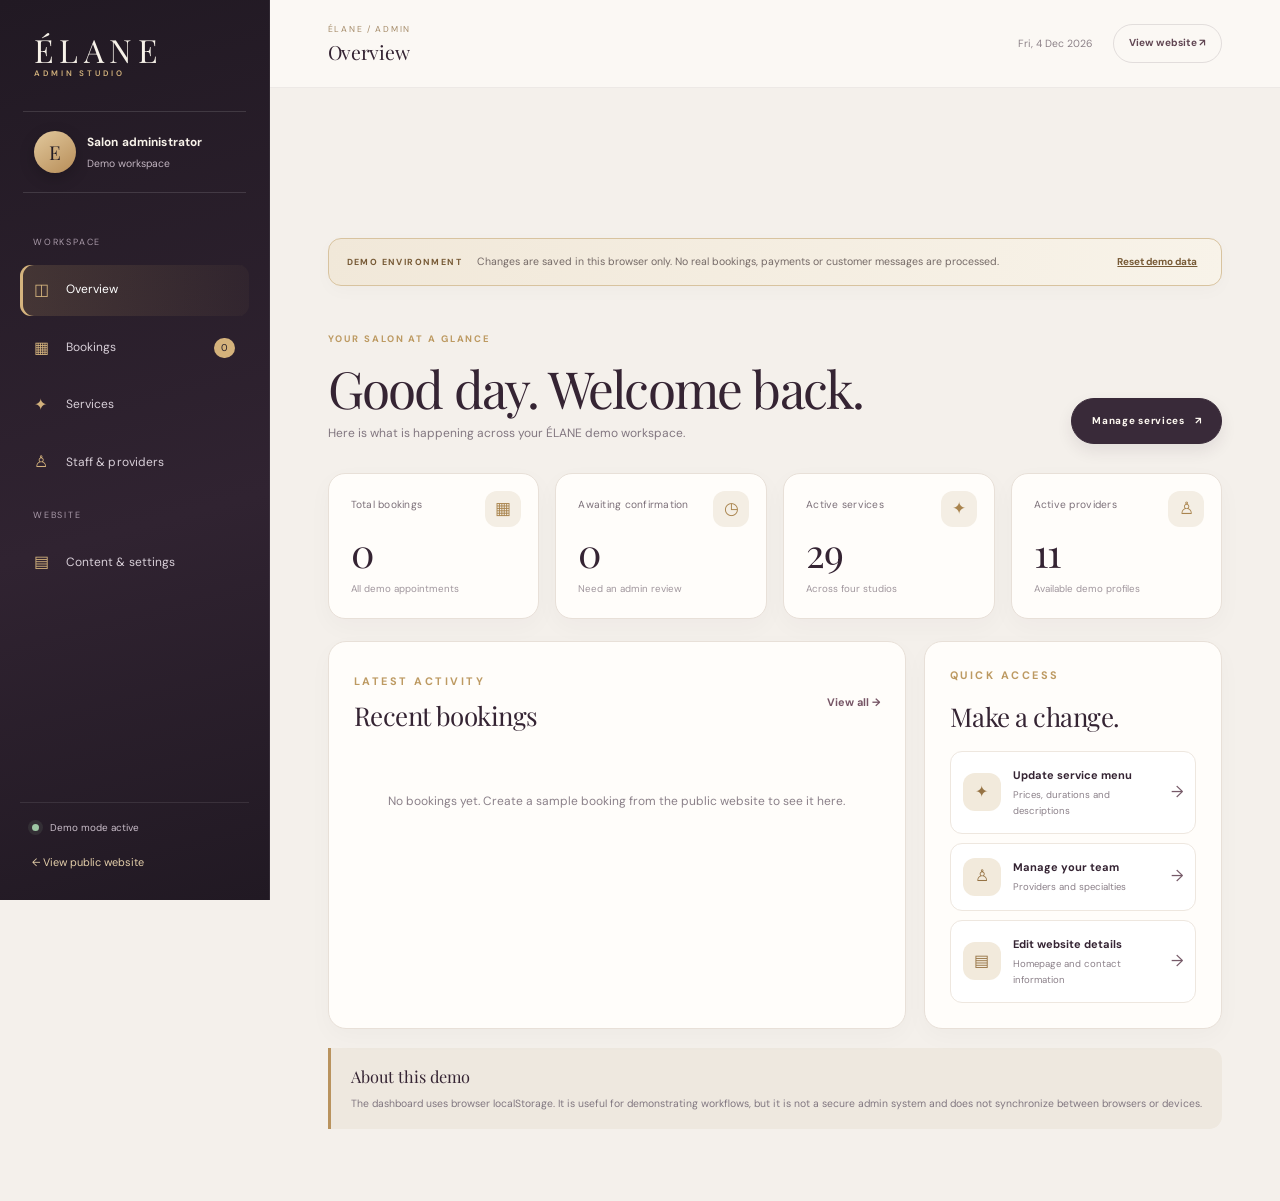
<file: admin.html>
<!doctype html>
<html lang="en">
<head>
<meta charset="utf-8"><meta name="robots" content="noindex, nofollow"><meta name="viewport" content="width=device-width,initial-scale=1"><meta name="theme-color" content="#17151a">
<meta name="description" content="Private administration interface for managing the ÉLANE website demo."><title>ÉLANE Admin Studio | Website Management Demo</title>
<link rel="preconnect" href="https://fonts.googleapis.com"><link rel="preconnect" href="https://fonts.gstatic.com" crossorigin>
<link rel="stylesheet" href="assets/site.css"><link rel="stylesheet" href="assets/admin.css">
<link rel="icon" type="image/svg+xml" href="assets/favicon.svg"></head>
<body class="admin-body">
<div class="admin-frame">
<aside class="admin-sidebar" id="admin-sidebar">
<a class="admin-brand" href="index.html">ÉLANE<small>ADMIN STUDIO</small></a>
<div class="admin-profile"><span class="admin-avatar">E</span><span><strong>Salon administrator</strong><small>Demo workspace</small></span></div>
<nav class="admin-nav" aria-label="Admin navigation">
<span class="admin-nav-label">WORKSPACE</span>
<button class="admin-nav-link active" data-view="overview"><span>◫</span>Overview</button>
<button class="admin-nav-link" data-view="bookings"><span>▦</span>Bookings <i id="pending-nav-count">0</i></button>
<button class="admin-nav-link" data-view="services"><span>✦</span>Services</button>
<button class="admin-nav-link" data-view="staff"><span>♙</span>Staff & providers</button>
<span class="admin-nav-label">WEBSITE</span>
<button class="admin-nav-link" data-view="content"><span>▤</span>Content & settings</button>
</nav>
<div class="admin-sidebar-bottom"><span class="demo-status"><i></i> Demo mode active</span><a href="index.html">← View public website</a></div>
</aside>
<main class="admin-main">
<header class="admin-topbar"><button class="admin-mobile-toggle" id="admin-mobile-toggle" aria-label="Open admin menu">☰</button><div><span class="admin-breadcrumb">ÉLANE / ADMIN</span><strong id="page-title">Overview</strong></div><div class="admin-top-actions"><span class="admin-date" id="today-label"></span><a class="admin-view-site" href="index.html">View website ↗</a></div></header>
<div class="admin-content">
<div class="admin-demo-banner"><span>DEMO ENVIRONMENT</span><p>Changes are saved in this browser only. No real bookings, payments or customer messages are processed.</p><button id="reset-demo" type="button">Reset demo data</button></div>
<section class="admin-view active" id="view-overview">
<div class="admin-heading"><div><span class="eyebrow">YOUR SALON AT A GLANCE</span><h1 class="serif">Good day. Welcome back.</h1><p>Here is what is happening across your ÉLANE demo workspace.</p></div><button class="admin-primary" data-go="services">Manage services <span>↗</span></button></div>
<div class="admin-stat-grid">
<article class="admin-stat"><span>Total bookings</span><strong id="stat-bookings">0</strong><small>All demo appointments</small><i>▦</i></article>
<article class="admin-stat"><span>Awaiting confirmation</span><strong id="stat-pending">0</strong><small>Need an admin review</small><i>◷</i></article>
<article class="admin-stat"><span>Active services</span><strong id="stat-services">0</strong><small>Across four studios</small><i>✦</i></article>
<article class="admin-stat"><span>Active providers</span><strong id="stat-staff">0</strong><small>Available demo profiles</small><i>♙</i></article>
</div>
<div class="admin-overview-grid"><article class="admin-panel"><div class="admin-panel-head"><div><span class="eyebrow">LATEST ACTIVITY</span><h2>Recent bookings</h2></div><button class="admin-text-button" data-go="bookings">View all →</button></div><div id="recent-bookings" class="admin-table-wrap"></div></article>
<article class="admin-panel admin-quick-panel"><span class="eyebrow">QUICK ACCESS</span><h2>Make a change.</h2><button data-go="services"><span>✦</span><span><strong>Update service menu</strong><small>Prices, durations and descriptions</small></span>→</button><button data-go="staff"><span>♙</span><span><strong>Manage your team</strong><small>Providers and specialties</small></span>→</button><button data-go="content"><span>▤</span><span><strong>Edit website details</strong><small>Homepage and contact information</small></span>→</button></article></div>
<div class="admin-note"><strong>About this demo</strong><p>The dashboard uses browser localStorage. It is useful for demonstrating workflows, but it is not a secure admin system and does not synchronize between browsers or devices.</p></div>
</section>
<section class="admin-view" id="view-bookings">
<div class="admin-heading"><div><span class="eyebrow">APPOINTMENT MANAGEMENT</span><h1 class="serif">Bookings</h1><p>Review sample appointments created through the public booking page.</p></div><div class="admin-heading-actions"><input id="booking-search" class="admin-search" type="search" placeholder="Search name or reference" aria-label="Search bookings"><select id="booking-filter" class="admin-select" aria-label="Filter bookings"><option value="all">All statuses</option><option value="Pending">Pending</option><option value="Confirmed">Confirmed</option><option value="Cancelled">Cancelled</option></select></div></div>
<article class="admin-panel"><div class="admin-panel-head"><div><span class="eyebrow">BOOKING REGISTER</span><h2>All appointments <small id="booking-count"></small></h2></div><span class="admin-inline-note">Sample data</span></div><div id="bookings-table" class="admin-table-wrap"></div></article>
</section>
<section class="admin-view" id="view-services">
<div class="admin-heading"><div><span class="eyebrow">MENU MANAGEMENT</span><h1 class="serif">Services</h1><p>Maintain the menu used by the public booking builder.</p></div><button class="admin-primary" id="add-service">＋ Add a service</button></div>
<div class="admin-filter-row"><div class="admin-category-filters" id="service-filters"><button class="selected" data-category="All">All services</button><button data-category="Nails">Nails</button><button data-category="Hair">Hair</button><button data-category="Barber">Barber</button><button data-category="Spa">Spa</button></div><span class="admin-inline-note">Prices shown in KSh</span></div>
<article class="admin-panel"><div id="services-list" class="admin-record-list"></div></article>
</section>
<section class="admin-view" id="view-staff">
<div class="admin-heading"><div><span class="eyebrow">TEAM MANAGEMENT</span><h1 class="serif">Staff & providers</h1><p>Manage demo providers and the service categories they support.</p></div><button class="admin-primary" id="add-staff">＋ Add a provider</button></div>
<div class="admin-stat-grid staff-summary"><article class="admin-stat"><span>All providers</span><strong id="staff-total">0</strong><small>Saved team profiles</small></article><article class="admin-stat"><span>Active providers</span><strong id="staff-active">0</strong><small>Available in booking demo</small></article></div>
<article class="admin-panel"><div id="staff-list" class="admin-record-list"></div></article>
</section>
<section class="admin-view" id="view-content">
<div class="admin-heading"><div><span class="eyebrow">PUBLIC WEBSITE</span><h1 class="serif">Content & settings</h1><p>Update the shared announcement, homepage copy and salon contact details.</p></div><span class="admin-saved-label" id="settings-saved">LOCAL DEMO CONTENT</span></div>
<form id="settings-form" class="admin-panel admin-settings-form">
<div class="admin-form-section"><span class="eyebrow">HOMEPAGE</span><h2>First impressions</h2><label>Announcement bar<input name="announcement" maxlength="140" required></label><label>Hero headline<input name="homeHeadline" maxlength="100" required></label><label>Hero introduction<textarea name="homeIntro" rows="3" maxlength="280" required></textarea></label></div>
<div class="admin-form-section"><span class="eyebrow">SALON DETAILS</span><h2>Where clients can find you</h2><div class="admin-form-grid"><label>Address / location<input name="address" maxlength="120" required></label><label>Phone / WhatsApp<input name="phone" maxlength="40" required></label><label class="wide">Opening hours<input name="hours" maxlength="100" required></label></div></div>
<div class="admin-form-actions"><p>These edits appear on pages that use the shared ÉLANE content settings.</p><button class="admin-primary" type="submit">Save website settings</button></div>
</form>
</section>
</div>
</main>
</div>
<div class="admin-modal-backdrop" id="admin-modal" hidden><section class="admin-modal" role="dialog" aria-modal="true" aria-labelledby="modal-title"><div class="admin-modal-head"><div><span class="eyebrow">ÉLANE MANAGEMENT</span><h2 id="modal-title">Add service</h2></div><button id="modal-close" class="admin-icon-button" aria-label="Close dialog">×</button></div><form id="record-form"><div id="record-fields" class="admin-form-grid"></div><label class="admin-checkbox"><input type="checkbox" name="active" checked> Active and visible in the public booking menu</label><div class="admin-form-actions"><button type="button" class="admin-secondary" id="modal-cancel">Cancel</button><button type="submit" class="admin-primary">Save changes</button></div></form></section></div>
<div class="admin-toast" id="admin-toast" role="status" aria-live="polite"></div>
<script src="assets/store.js"></script><script src="assets/admin.js" defer></script>
</body></html>
</file>
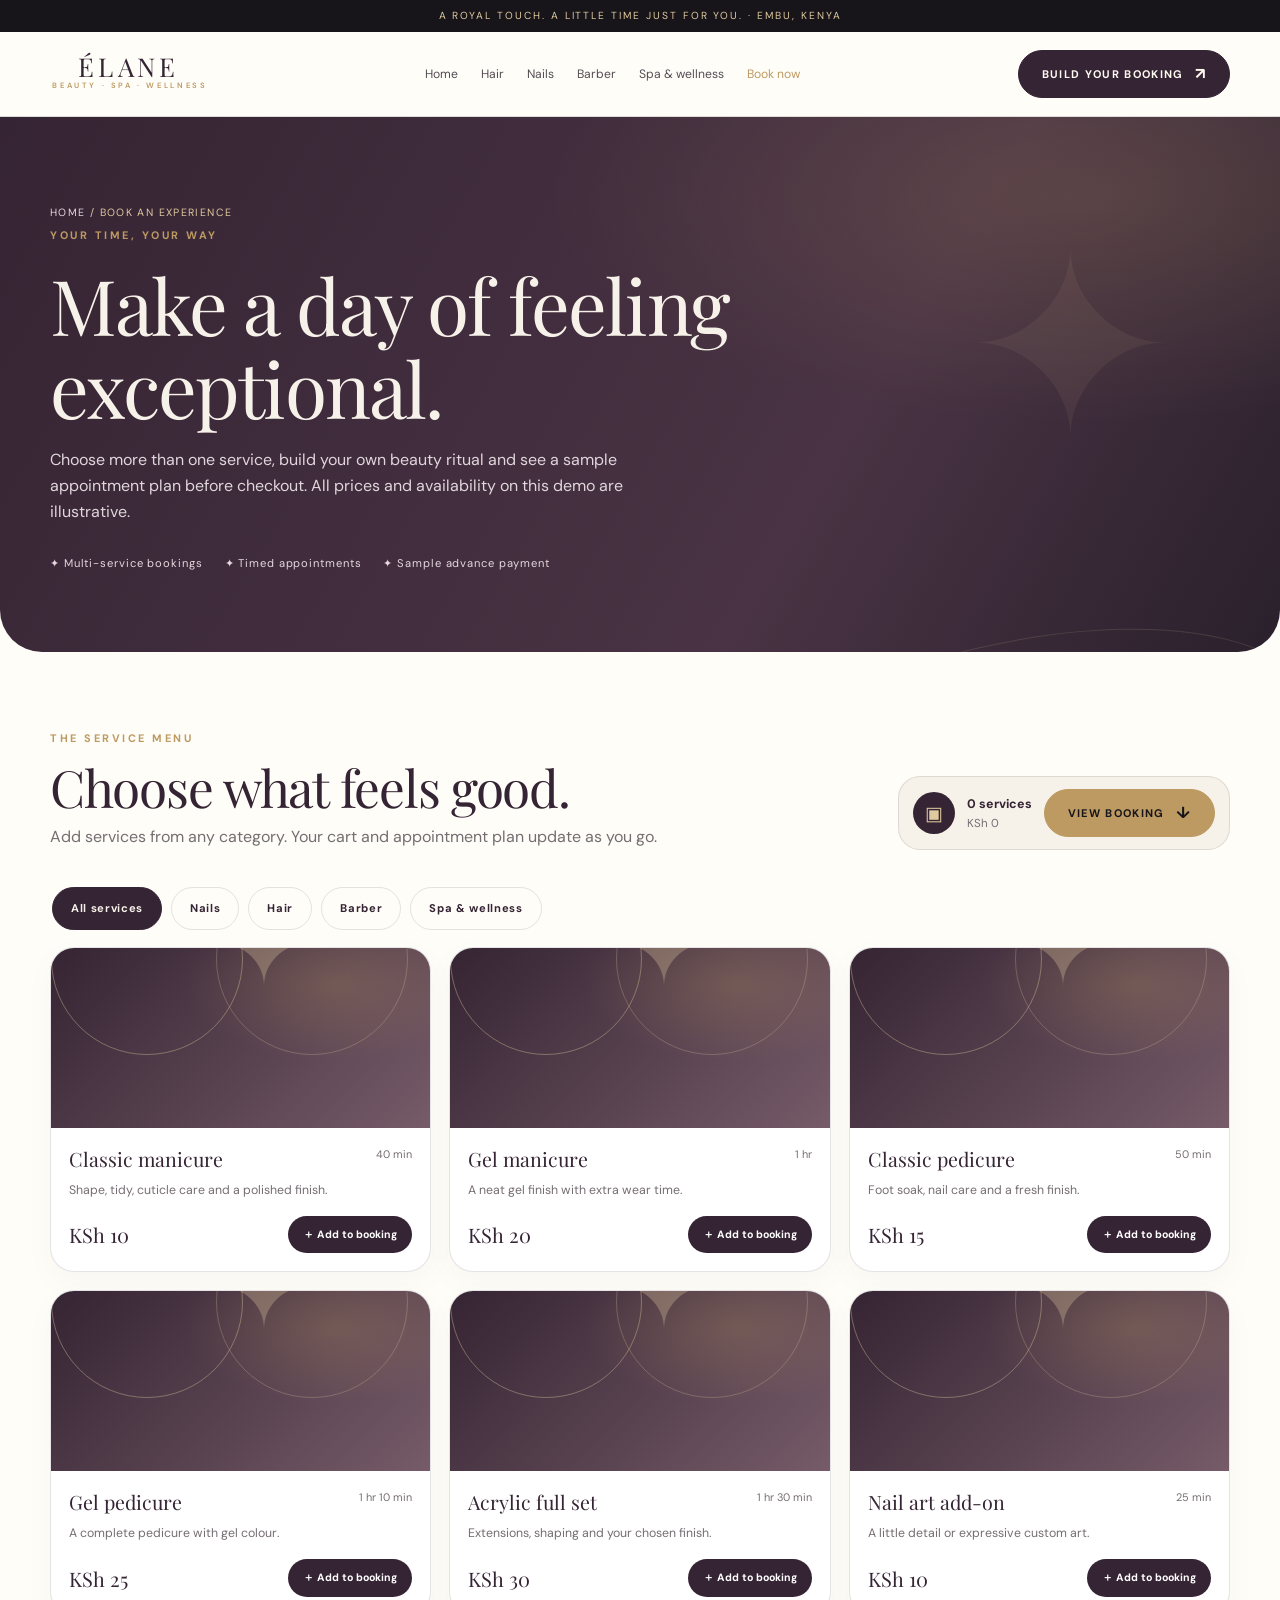
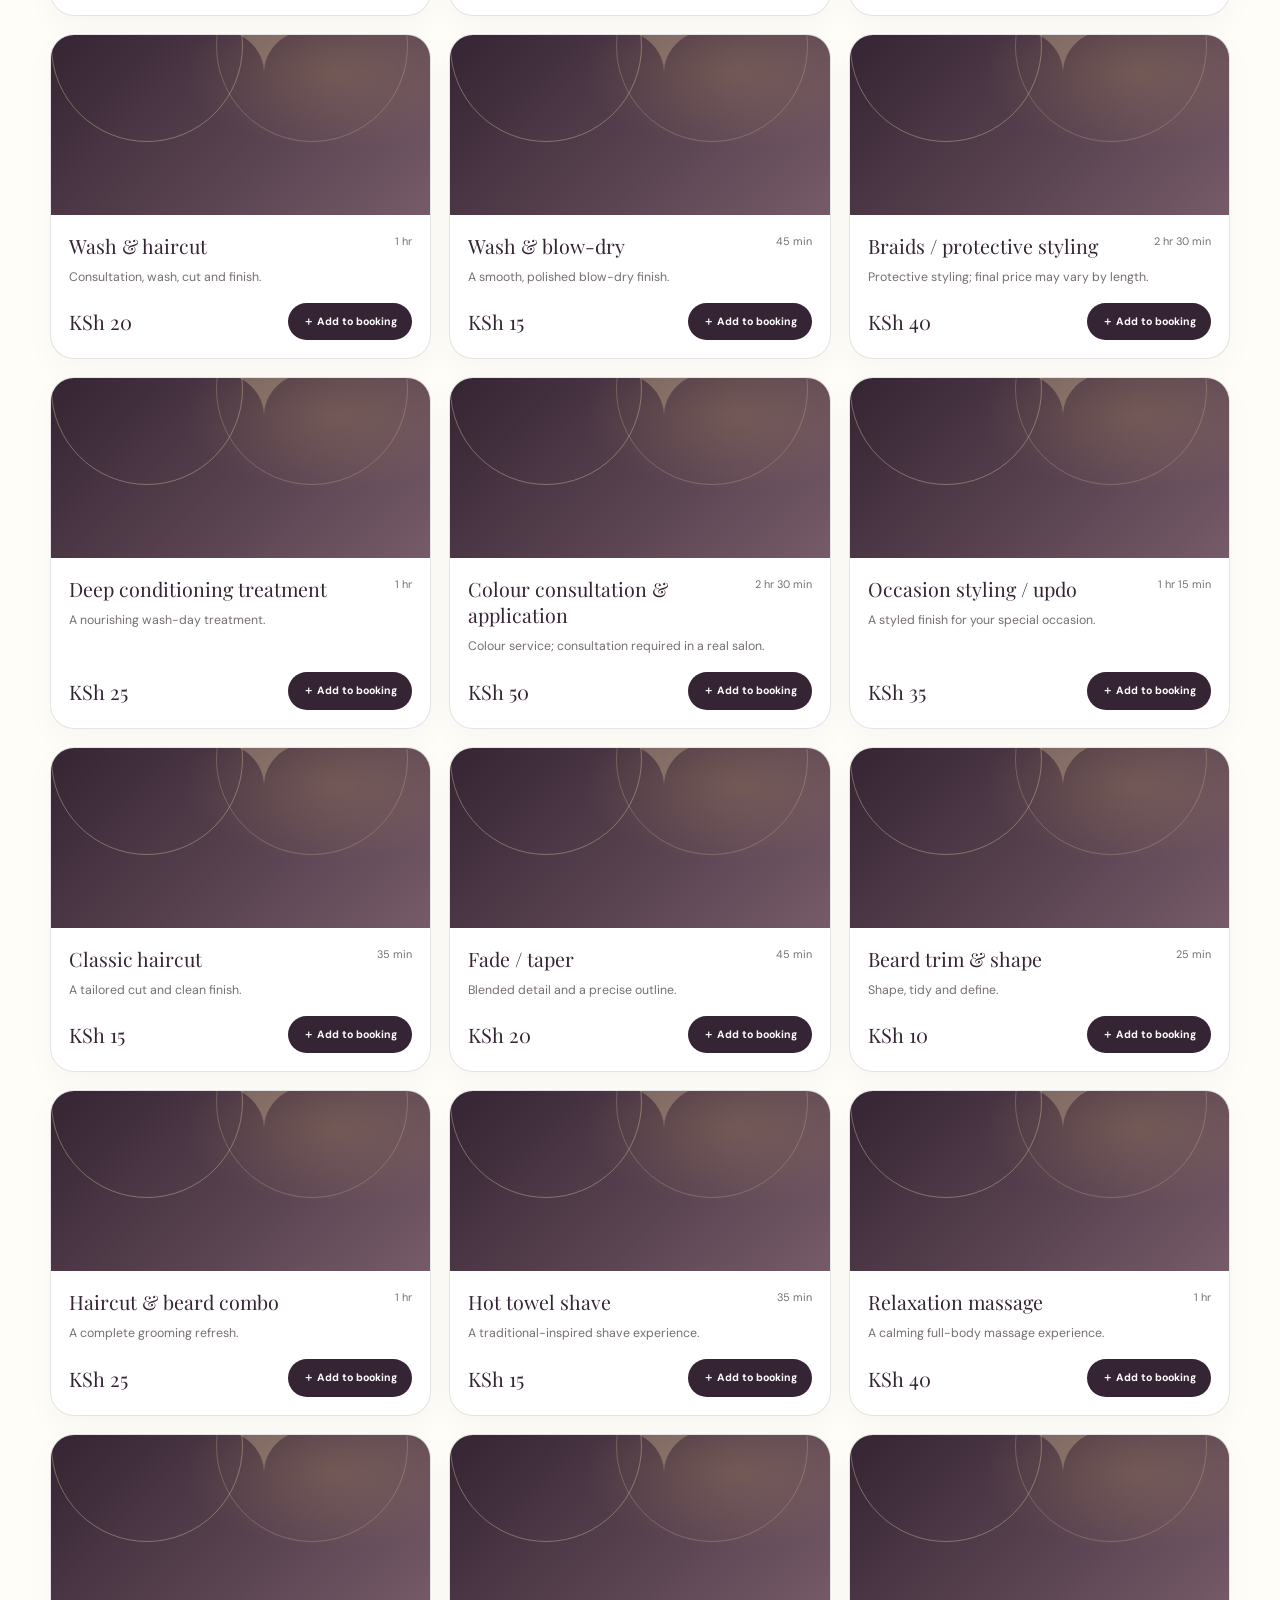
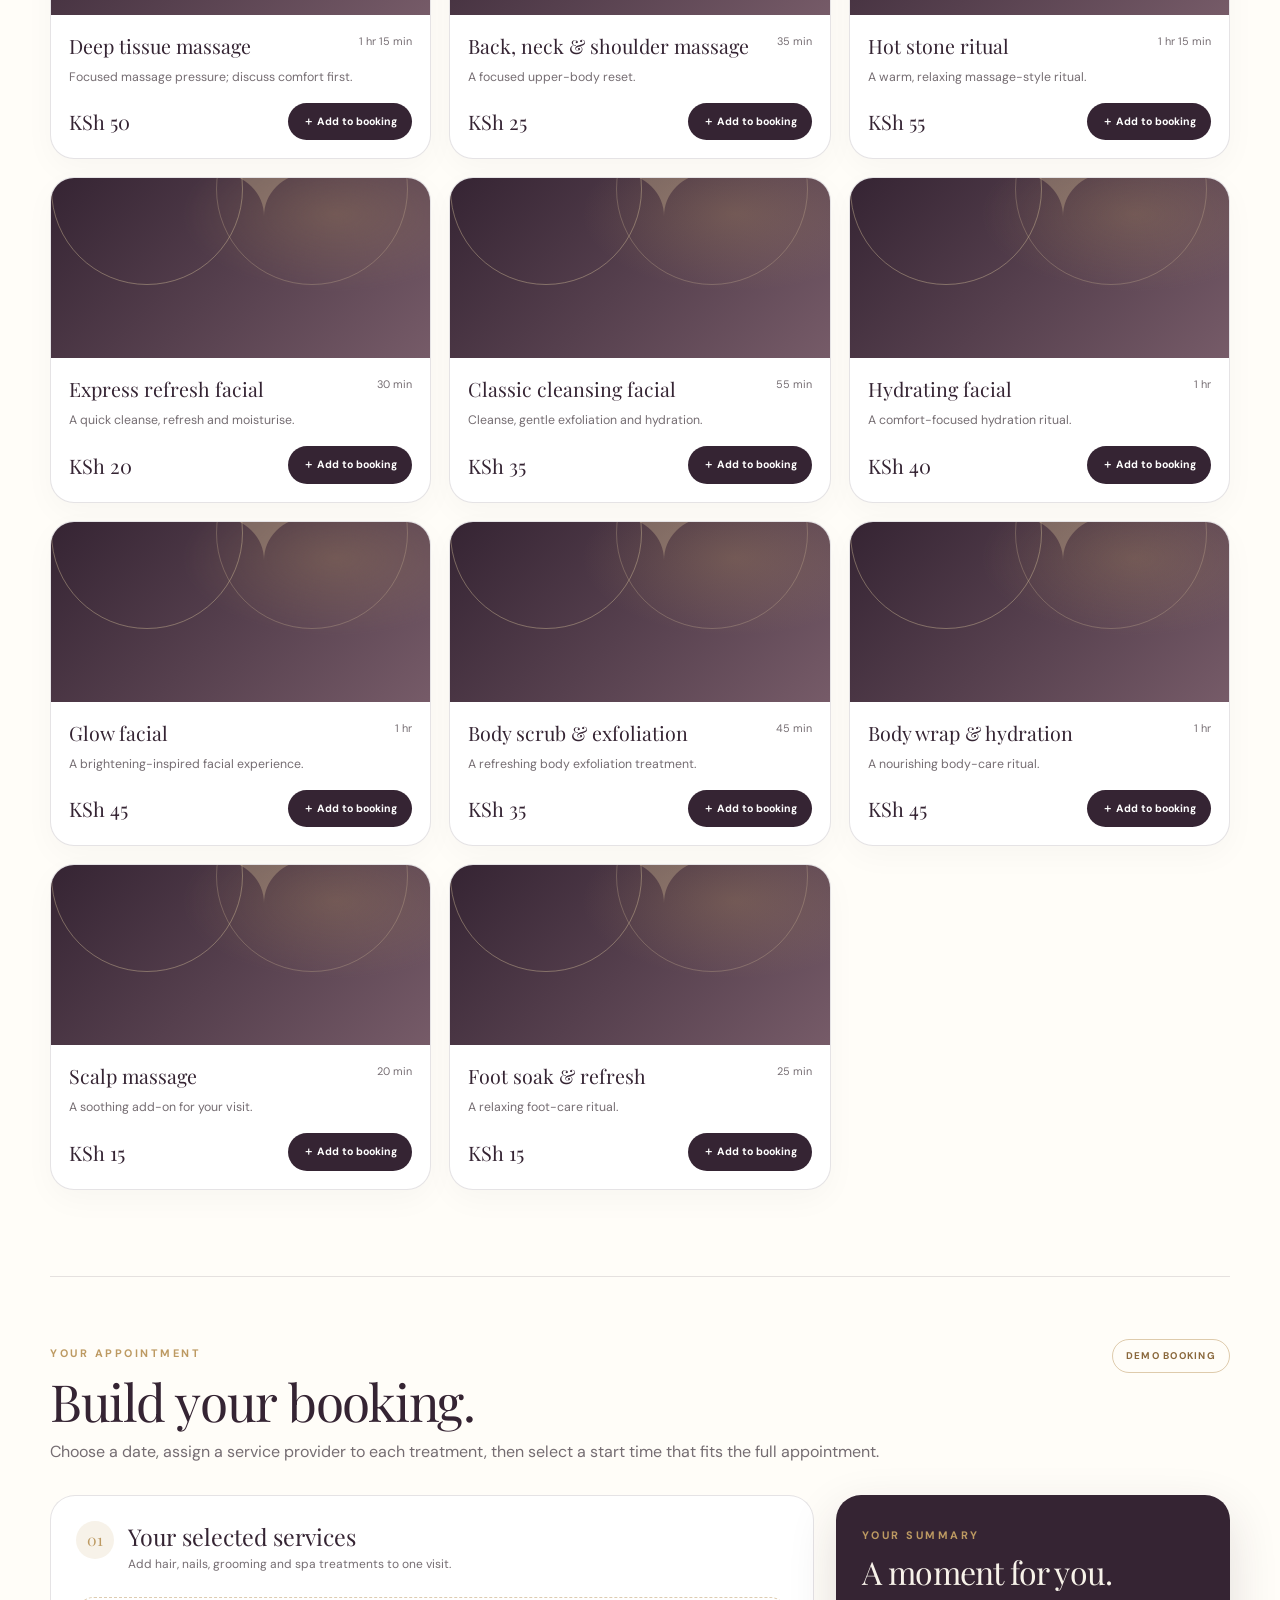
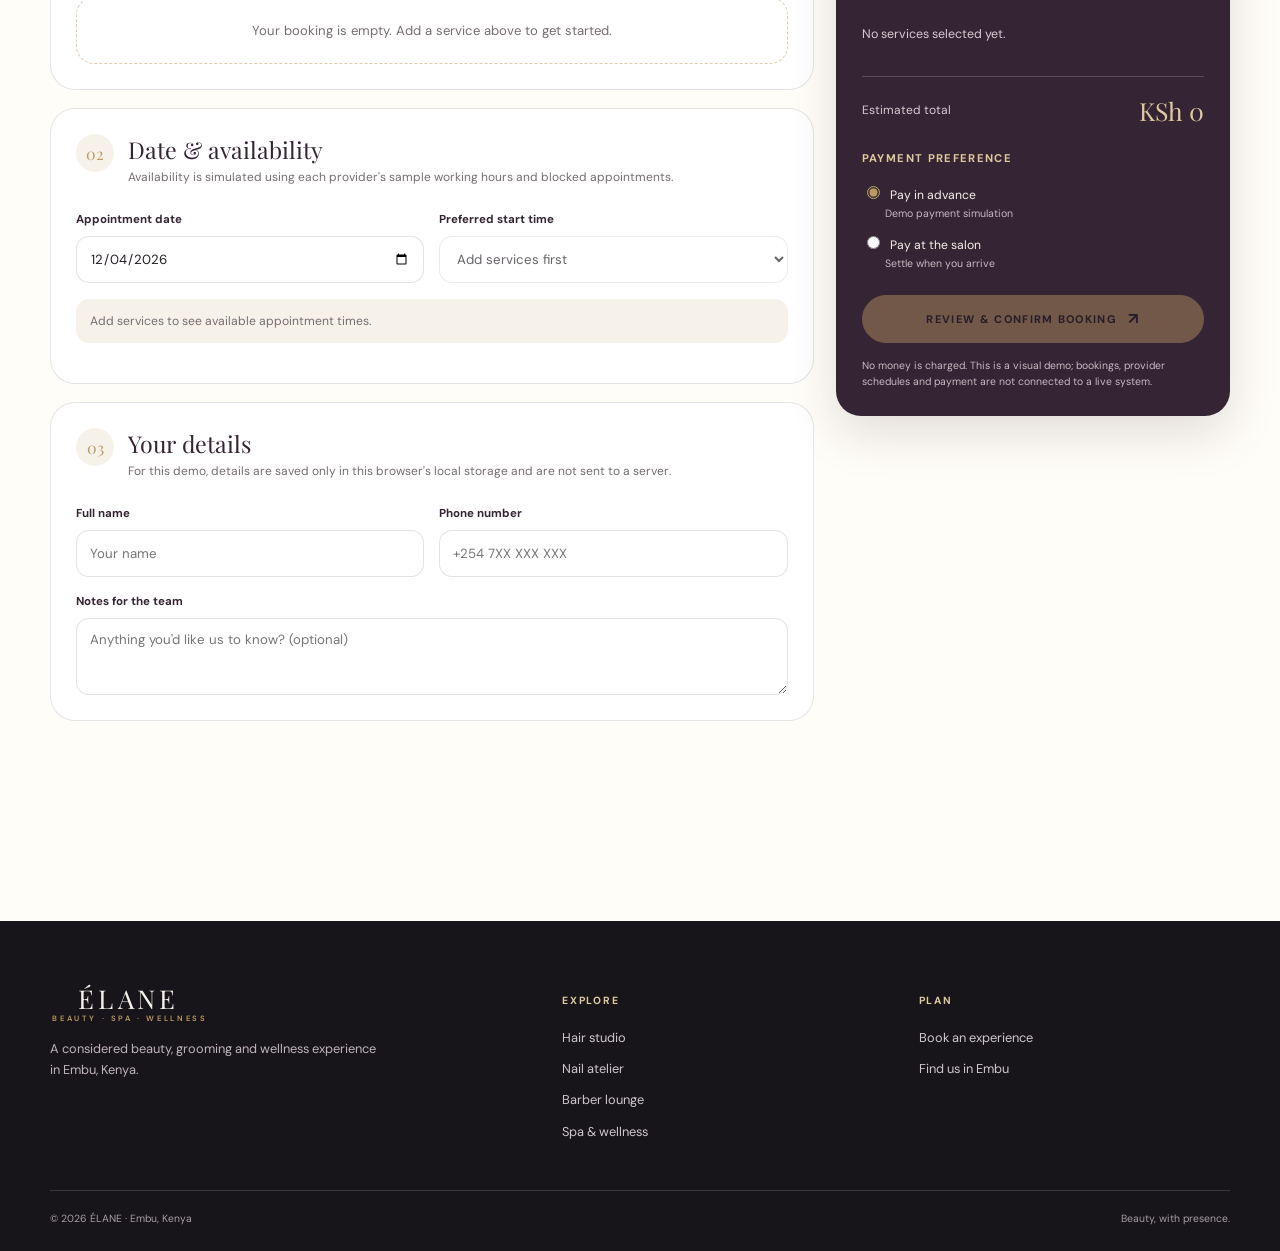
<file: booking.html>
<!doctype html>
<html lang="en"><head><meta charset="utf-8"><meta name="viewport" content="width=device-width,initial-scale=1"><meta name="theme-color" content="#352433"><meta name="description" content="Build your ÉLANE appointment in Embu. Browse hair, nail, barber and spa services, then choose your preferred booking details."><title>Book Hair, Nails, Barber & Spa Services | ÉLANE</title><link rel="preconnect" href="https://fonts.googleapis.com"><link rel="preconnect" href="https://fonts.gstatic.com" crossorigin><link rel="stylesheet" href="assets/site.css"><link rel="stylesheet" href="assets/booking.css"><link rel="icon" type="image/svg+xml" href="assets/favicon.svg"></head>
<body><a class="skip-link" href="#main-content">Skip to content</a><div class="announcement">A royal touch. A little time just for you. · Embu, Kenya</div>
<header class="site-header"><div class="wrap nav"><a class="brand" href="index.html">ÉLANE<small>BEAUTY · SPA · WELLNESS</small></a><nav class="nav-links" id="primary-navigation" aria-label="Main navigation"><a href="index.html">Home</a><a href="hair.html">Hair</a><a href="nails.html">Nails</a><a href="barber.html">Barber</a><a href="spa.html">Spa & wellness</a><a href="booking.html" aria-current="page">Book now</a></nav><div class="nav-actions"><a class="btn" href="#booking">Build your booking <span class="arrow">↗</span></a><button class="menu-toggle" type="button" aria-label="Open navigation" aria-controls="primary-navigation" aria-expanded="false">☰</button></div></div></header>
<main id="main-content"><section class="page-hero booking-hero"><div class="wrap"><div class="crumb"><a href="index.html">Home</a> / Book an experience</div><span class="eyebrow">Your time, your way</span><h1 class="serif">Make a day of feeling exceptional.</h1><p>Choose more than one service, build your own beauty ritual and see a sample appointment plan before checkout. All prices and availability on this demo are illustrative.</p><div class="booking-hero-meta"><span>✦ Multi-service bookings</span><span>✦ Timed appointments</span><span>✦ Sample advance payment</span></div></div></section>
<section class="booking-shell section" id="booking"><div class="wrap"><div class="booking-intro"><div><span class="eyebrow">The service menu</span><h2 class="serif">Choose what feels good.</h2><p>Add services from any category. Your cart and appointment plan update as you go.</p></div><div class="cart-indicator"><span class="cart-icon">▣</span><span><strong id="cart-count">0 services</strong><small id="cart-total">KSh 0</small></span><a class="btn gold" href="#your-booking">View booking <span class="arrow">↓</span></a></div></div>
<div class="category-tabs" id="category-tabs" role="tablist" aria-label="Service categories"></div><div class="service-catalog" id="service-catalog" aria-live="polite"></div>
<section class="booking-builder" id="your-booking"><div class="builder-heading"><div><span class="eyebrow">Your appointment</span><h2 class="serif">Build your booking.</h2><p>Choose a date, assign a service provider to each treatment, then select a start time that fits the full appointment.</p></div><span class="demo-chip">DEMO BOOKING</span></div>
<div class="builder-grid"><div class="builder-main"><div class="builder-card"><div class="step-heading"><span>01</span><div><h3>Your selected services</h3><p>Add hair, nails, grooming and spa treatments to one visit.</p></div></div><div id="cart-lines" class="cart-lines"><div class="empty-cart">Your booking is empty. Add a service above to get started.</div></div></div>
<div class="builder-card"><div class="step-heading"><span>02</span><div><h3>Date & availability</h3><p>Availability is simulated using each provider's sample working hours and blocked appointments.</p></div></div><div class="date-provider-grid"><label class="field-label">Appointment date<input type="date" id="booking-date"></label><label class="field-label">Preferred start time<select id="booking-time" disabled><option value="">Add services first</option></select></label></div><div id="availability-message" class="availability-message" role="status">Add services to see available appointment times.</div><div id="appointment-timeline" class="appointment-timeline"></div></div>
<div class="builder-card"><div class="step-heading"><span>03</span><div><h3>Your details</h3><p>For this demo, details are saved only in this browser's local storage and are not sent to a server.</p></div></div><div class="customer-fields"><label class="field-label">Full name<input id="customer-name" type="text" autocomplete="name" placeholder="Your name"></label><label class="field-label">Phone number<input id="customer-phone" type="tel" autocomplete="tel" placeholder="+254 7XX XXX XXX"></label><label class="field-label full-field">Notes for the team <textarea id="customer-notes" rows="3" placeholder="Anything you'd like us to know? (optional)"></textarea></label></div></div></div>
<aside class="booking-summary"><div class="summary-sticky"><span class="eyebrow">Your summary</span><h3 class="serif">A moment for you.</h3><div id="summary-services" class="summary-services"><p>No services selected yet.</p></div><div class="summary-total"><span>Estimated total</span><strong id="summary-total">KSh 0</strong></div><div class="payment-choice"><h4>Payment preference</h4><label><input type="radio" name="payment" value="advance" checked> Pay in advance <small>Demo payment simulation</small></label><label><input type="radio" name="payment" value="venue"> Pay at the salon <small>Settle when you arrive</small></label></div><button class="btn gold checkout-btn" id="checkout-button" type="button" disabled>Review & confirm booking <span class="arrow">↗</span></button><p class="summary-disclaimer">No money is charged. This is a visual demo; bookings, provider schedules and payment are not connected to a live system.</p></div></aside></div>
<div class="confirmation-panel" id="confirmation-panel" hidden aria-live="polite"><div class="confirmation-mark">✓</div><span class="eyebrow">Demo booking complete</span><h2 class="serif">Your day of care is planned.</h2><p id="confirmation-copy"></p><div id="confirmation-details"></div><button class="btn" id="new-booking" type="button">Create another booking</button></div>
</section></div></section></main>
<footer class="site-footer"><div class="wrap"><div class="footer-grid"><div><a class="brand footer-brand" href="index.html">ÉLANE<small>BEAUTY · SPA · WELLNESS</small></a><p>A considered beauty, grooming and wellness experience in Embu, Kenya.</p></div><div><h4>Explore</h4><div class="footer-links"><a href="hair.html">Hair studio</a><a href="nails.html">Nail atelier</a><a href="barber.html">Barber lounge</a><a href="spa.html">Spa & wellness</a></div></div><div><h4>Plan</h4><div class="footer-links"><a href="booking.html">Book an experience</a><a href="contact.html">Find us in Embu</a></div></div></div><div class="footer-bottom"><span>© 2026 ÉLANE · Embu, Kenya</span><span>Beauty, with presence.</span></div></div></footer><script src="assets/store.js"></script><script src="assets/site.js" defer></script><script src="assets/booking.js" defer></script></body></html>
</file>
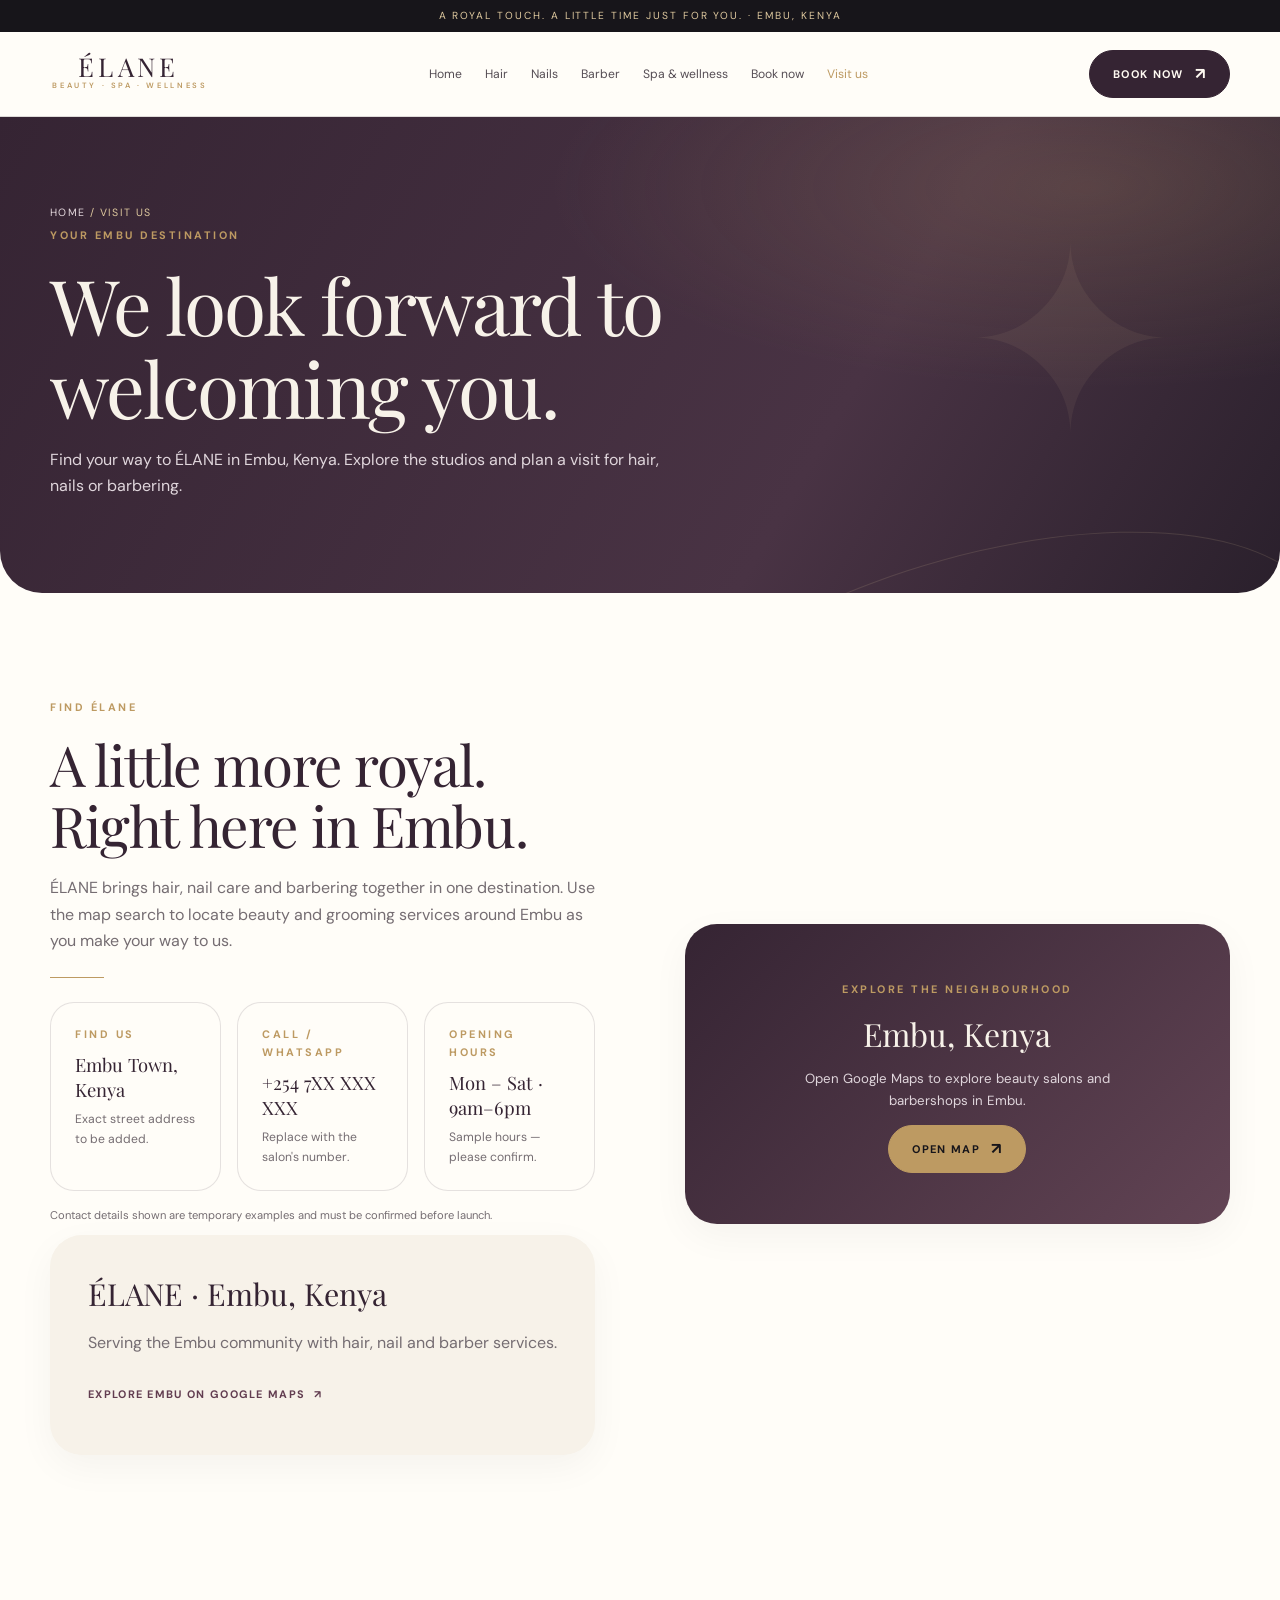
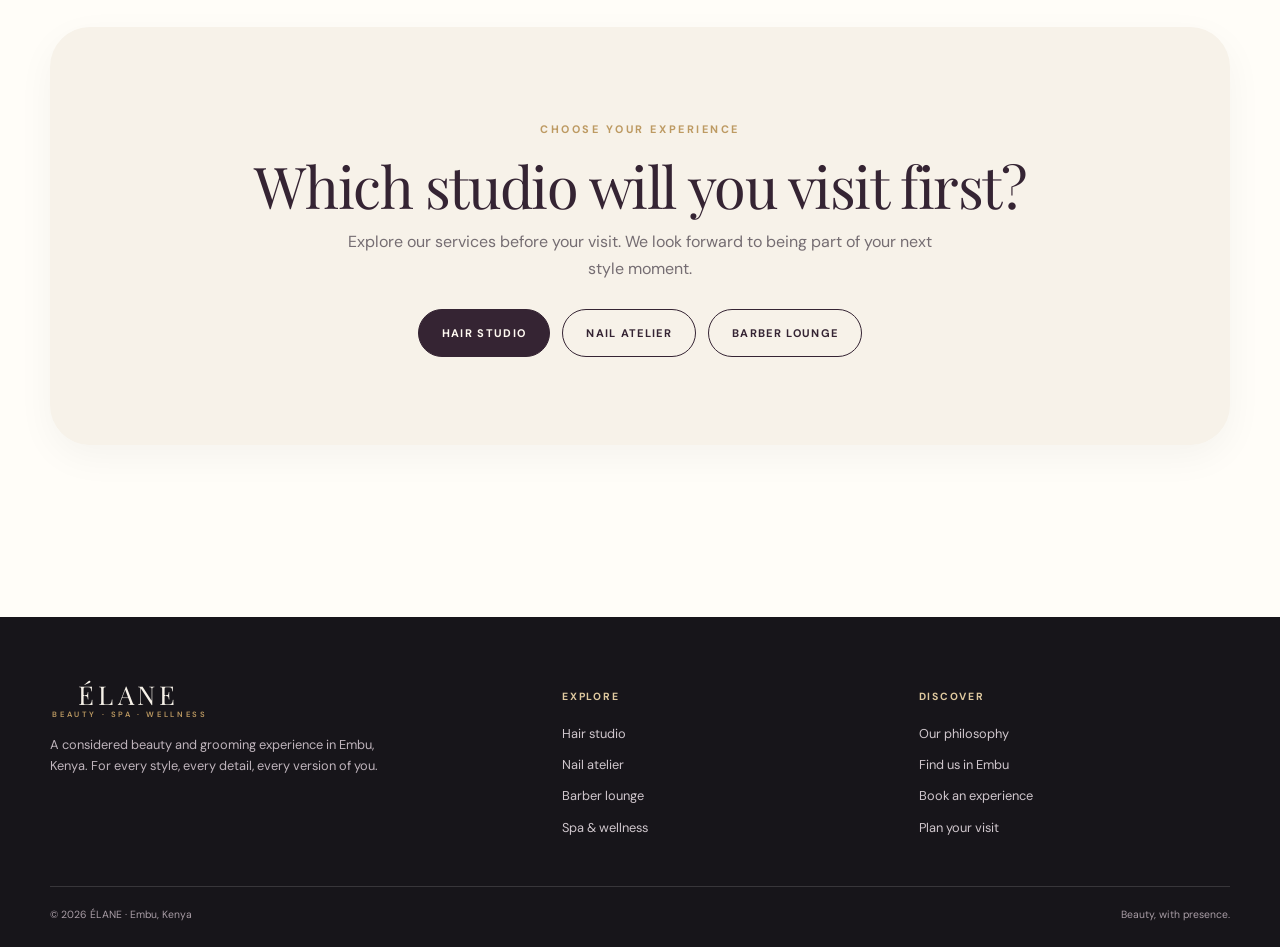
<file: contact.html>
<!doctype html><html lang="en"><head><meta charset="utf-8"><meta name="viewport" content="width=device-width,initial-scale=1"><meta name="theme-color" content="#352433"><meta name="description" content="Plan your visit to ÉLANE in Embu, Kenya. Find salon contact information, location details and opening hours."><title>Visit ÉLANE | Location & Contact in Embu</title><link rel="preconnect" href="https://fonts.googleapis.com"><link rel="preconnect" href="https://fonts.gstatic.com" crossorigin><link rel="stylesheet" href="assets/site.css"><link rel="icon" type="image/svg+xml" href="assets/favicon.svg"></head><body><a class="skip-link" href="#main-content">Skip to content</a><div class="announcement">A royal touch. A little time just for you. · Embu, Kenya</div><header class="site-header"><div class="wrap nav"><a class="brand" href="index.html">ÉLANE<small>BEAUTY · SPA · WELLNESS</small></a><nav class="nav-links" id="primary-navigation" aria-label="Main navigation"><a href="index.html" >Home</a><a href="hair.html" >Hair</a><a href="nails.html" >Nails</a><a href="barber.html" >Barber</a><a href="spa.html">Spa & wellness</a><a href="booking.html">Book now</a><a href="contact.html" aria-current="page">Visit us</a></nav><div class="nav-actions"><a class="btn" href="booking.html">Book now <span class="arrow">↗</span></a><button class="menu-toggle" type="button" aria-label="Open navigation" aria-controls="primary-navigation" aria-expanded="false">☰</button></div></div></header><main id="main-content"><section class="page-hero"><div class="wrap"><div class="crumb"><a href="index.html">Home</a> / Visit us</div><span class="eyebrow">Your Embu destination</span><h1 class="serif">We look forward to welcoming you.</h1><p>Find your way to ÉLANE in Embu, Kenya. Explore the studios and plan a visit for hair, nails or barbering.</p></div></section><section class="section"><div class="wrap split"><div class="copy-block reveal"><span class="eyebrow">Find ÉLANE</span><h2 class="serif">A little more royal. Right here in Embu.</h2><p>ÉLANE brings hair, nail care and barbering together in one destination. Use the map search to locate beauty and grooming services around Embu as you make your way to us.</p><div class="gold-rule"></div><div class="contact-details"><article class="contact-detail"><span class="eyebrow">Find us</span><strong data-site-setting="address">Embu Town, Kenya</strong><p>Exact street address to be added.</p></article><article class="contact-detail"><span class="eyebrow">Call / WhatsApp</span><strong data-site-setting="phone">+254 7XX XXX XXX</strong><p>Replace with the salon's number.</p></article><article class="contact-detail"><span class="eyebrow">Opening hours</span><strong data-site-setting="hours">Mon – Sat · 9am–6pm</strong><p>Sample hours — please confirm.</p></article></div><p class="demo-note">Contact details shown are temporary examples and must be confirmed before launch.</p><div class="location-card"><h3>ÉLANE · Embu, Kenya</h3><p>Serving the Embu community with hair, nail and barber services.</p><a class="text-link" href="https://www.google.com/maps/search/?api=1&query=beauty+salon+barbershop+Embu+Kenya" target="_blank" rel="noopener">Explore Embu on Google Maps <span>↗</span></a></div></div><a class="map-link reveal delay-1" href="https://www.google.com/maps/search/?api=1&query=beauty+salon+barbershop+Embu+Kenya" target="_blank" rel="noopener"><div class="map-inner"><span class="eyebrow">Explore the neighbourhood</span><strong>Embu, Kenya</strong><p>Open Google Maps to explore beauty salons and barbershops in Embu.</p><span class="btn gold">Open map <span class="arrow">↗</span></span></div></a></div></section><section class="section compact"><div class="wrap"><div class="cta-band"><span class="eyebrow">Choose your experience</span><h2 class="serif">Which studio will you visit first?</h2><p>Explore our services before your visit. We look forward to being part of your next style moment.</p><div class="hero-actions" style="justify-content:center"><a class="btn" href="hair.html">Hair studio</a><a class="btn ghost" href="nails.html">Nail atelier</a><a class="btn ghost" href="barber.html">Barber lounge</a></div></div></div></section></main><footer class="site-footer"><div class="wrap"><div class="footer-grid"><div><a class="brand footer-brand" href="index.html">ÉLANE<small>BEAUTY · SPA · WELLNESS</small></a><p>A considered beauty and grooming experience in Embu, Kenya. For every style, every detail, every version of you.</p></div><div><h4>Explore</h4><div class="footer-links"><a href="hair.html">Hair studio</a><a href="nails.html">Nail atelier</a><a href="barber.html">Barber lounge</a><a href="spa.html">Spa & wellness</a></div></div><div><h4>Discover</h4><div class="footer-links"><a href="index.html">Our philosophy</a><a href="contact.html">Find us in Embu</a><a href="booking.html">Book an experience</a><a href="contact.html">Plan your visit</a></div></div></div><div class="footer-bottom"><span>© 2026 ÉLANE · Embu, Kenya</span><span>Beauty, with presence.</span></div></div></footer><script src="assets/store.js"></script><script src="assets/site.js" defer></script></body></html>
</file>
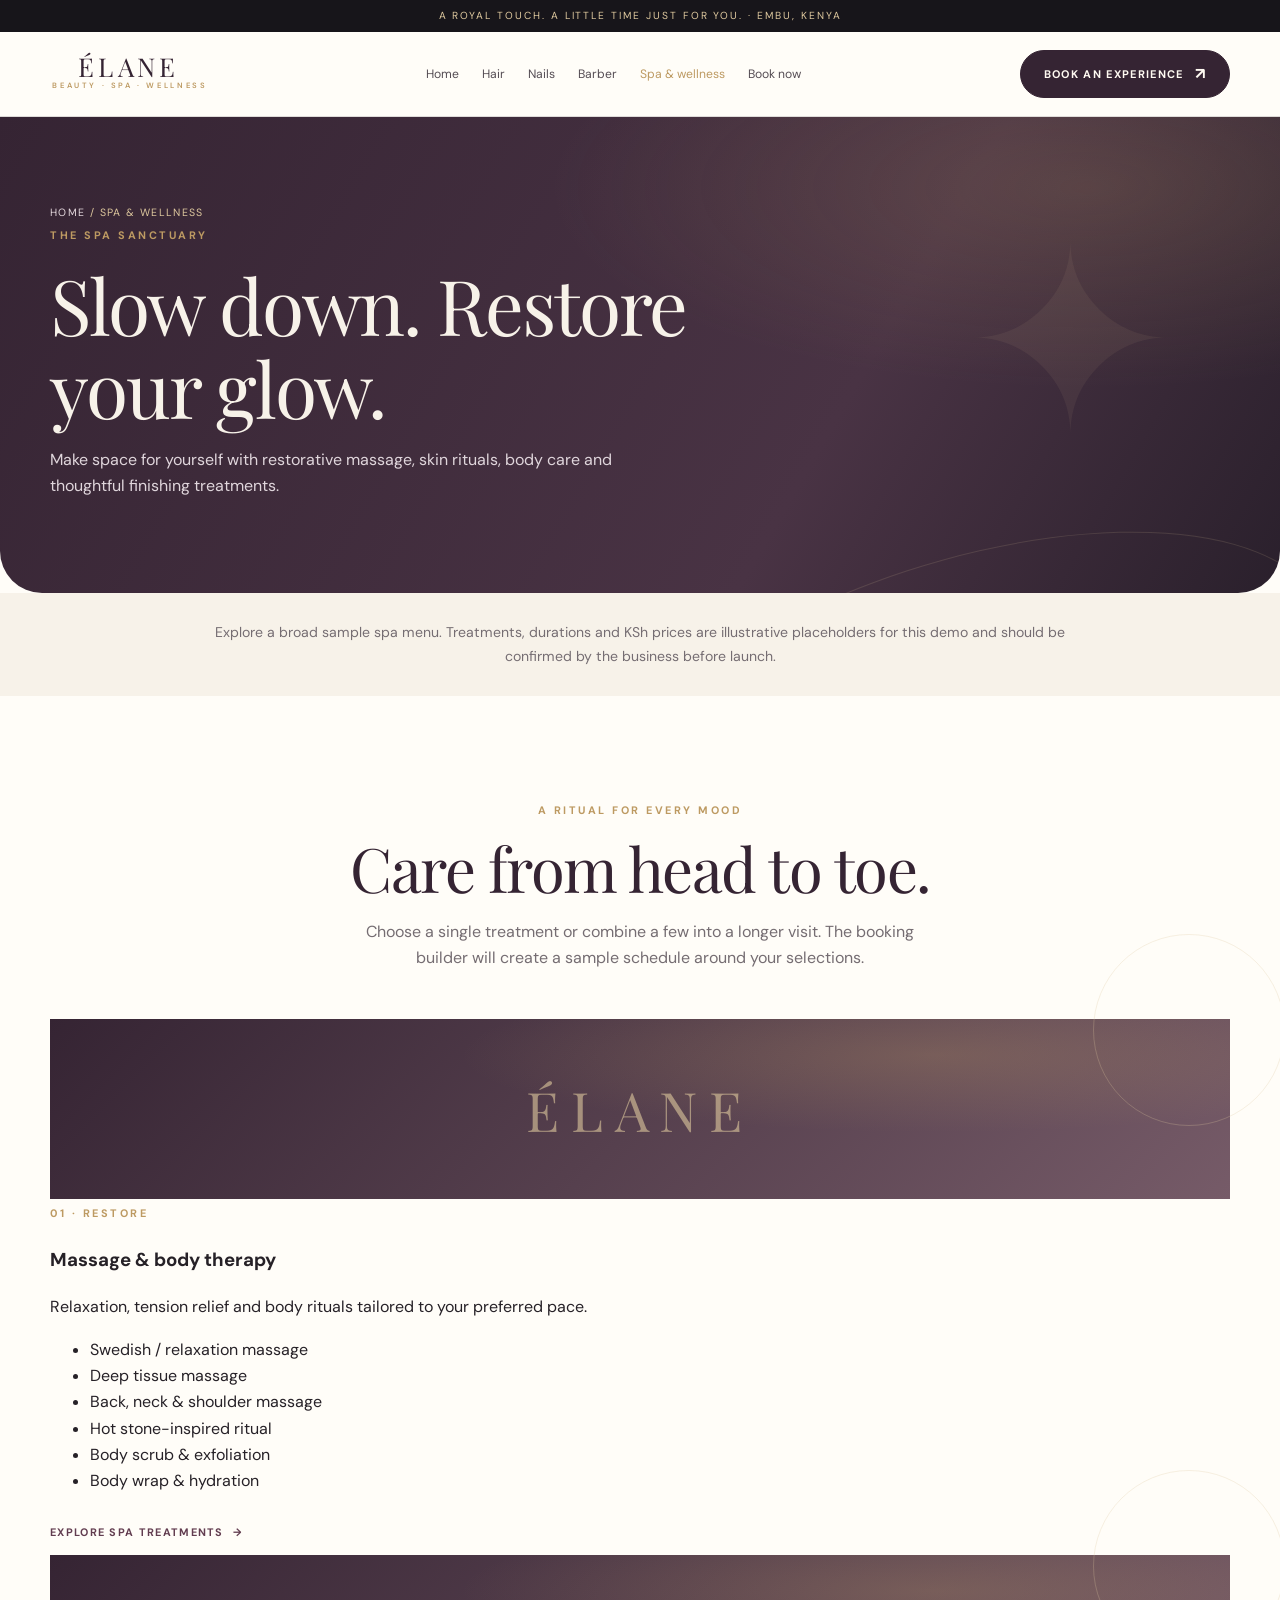
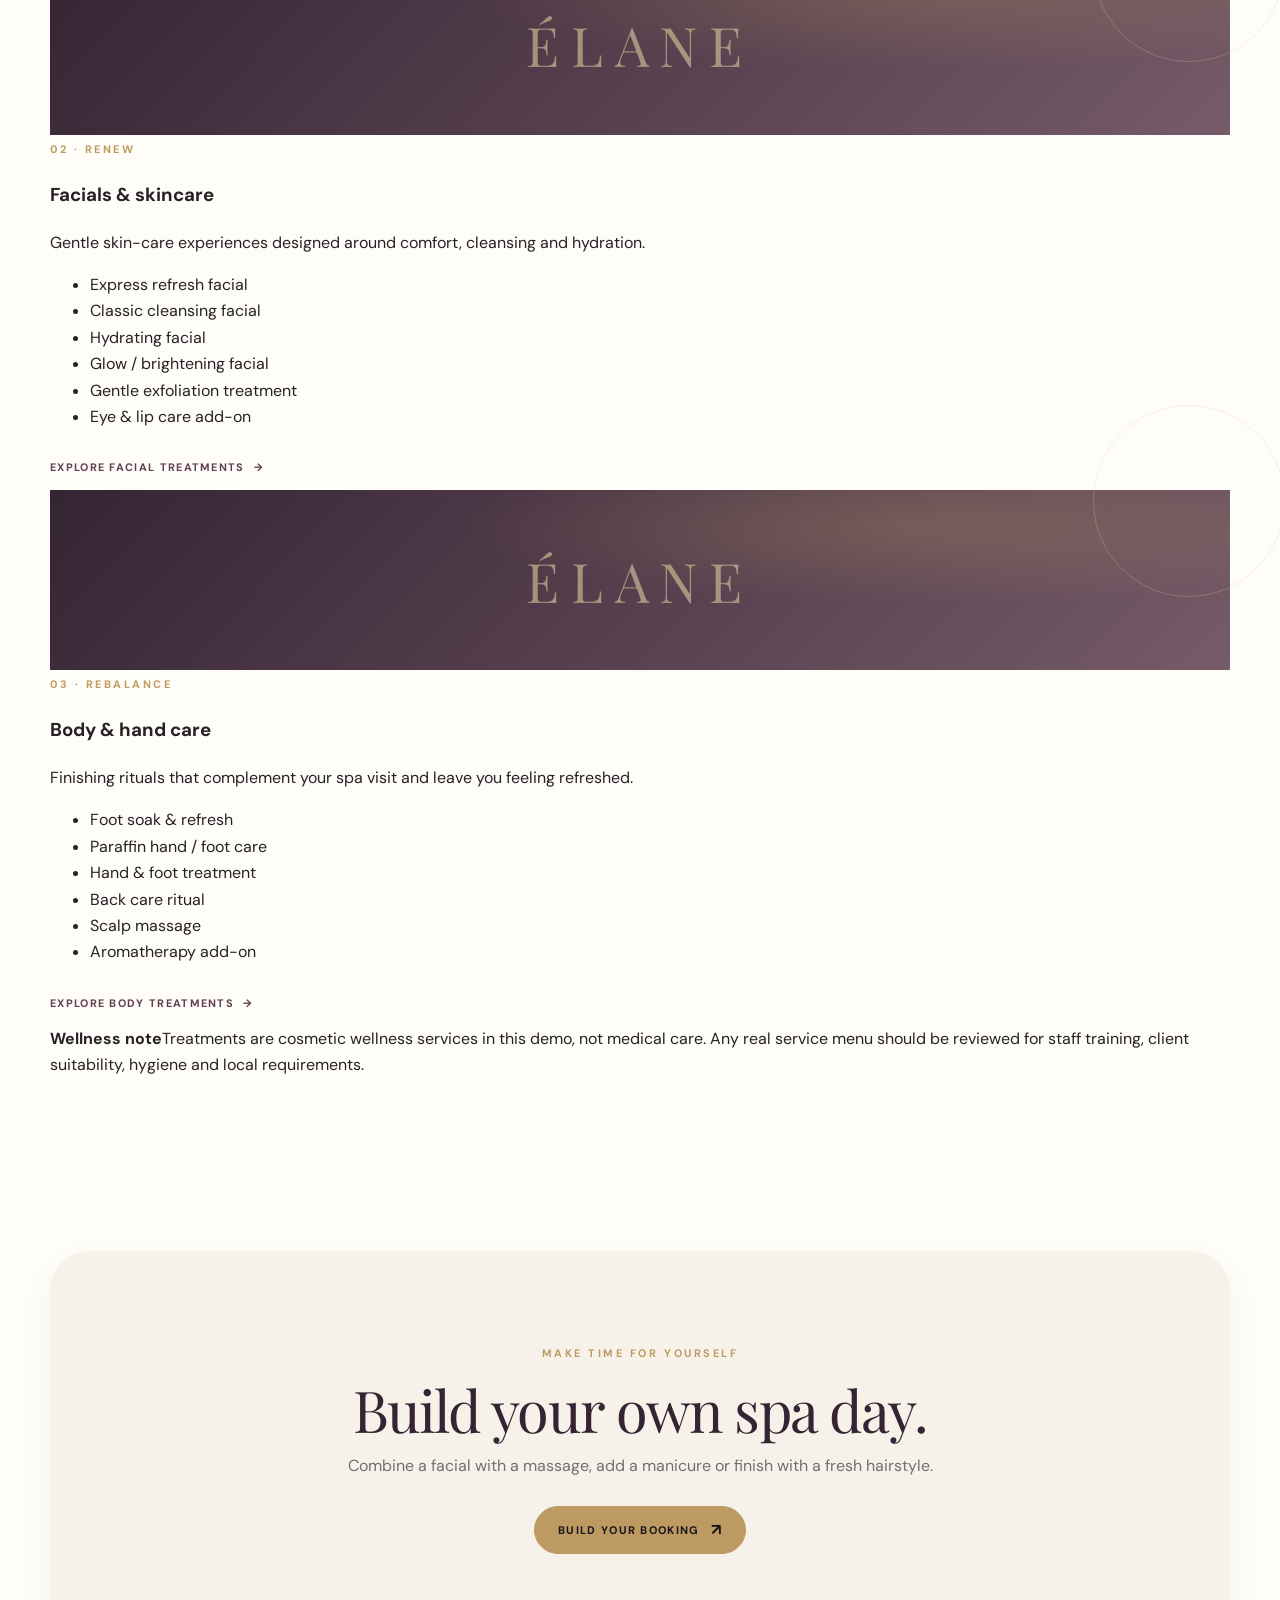
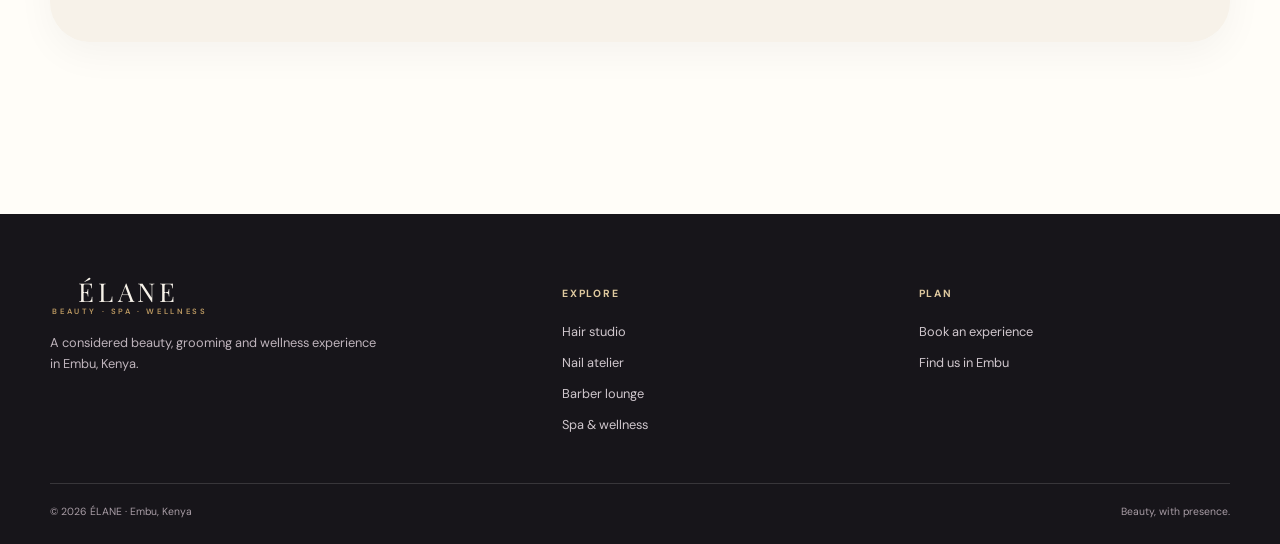
<file: spa.html>
<!doctype html><html lang="en"><head><meta charset="utf-8"><meta name="viewport" content="width=device-width,initial-scale=1"><meta name="theme-color" content="#352433"><meta name="description" content="Unwind with massage, facials, body care and restorative wellness experiences at ÉLANE in Embu, Kenya."><title>Spa & Wellness in Embu | ÉLANE</title><link rel="preconnect" href="https://fonts.googleapis.com"><link rel="preconnect" href="https://fonts.gstatic.com" crossorigin><link rel="stylesheet" href="assets/site.css"><link rel="icon" type="image/svg+xml" href="assets/favicon.svg"></head><body><a class="skip-link" href="#main-content">Skip to content</a><div class="announcement">A royal touch. A little time just for you. · Embu, Kenya</div><header class="site-header"><div class="wrap nav"><a class="brand" href="index.html">ÉLANE<small>BEAUTY · SPA · WELLNESS</small></a><nav class="nav-links" id="primary-navigation" aria-label="Main navigation"><a href="index.html">Home</a><a href="hair.html">Hair</a><a href="nails.html">Nails</a><a href="barber.html">Barber</a><a href="spa.html" aria-current="page">Spa & wellness</a><a href="booking.html">Book now</a></nav><div class="nav-actions"><a class="btn" href="booking.html">Book an experience <span class="arrow">↗</span></a><button class="menu-toggle" type="button" aria-label="Open navigation" aria-controls="primary-navigation" aria-expanded="false">☰</button></div></div></header><main id="main-content"><section class="page-hero"><div class="wrap"><div class="crumb"><a href="index.html">Home</a> / Spa & wellness</div><span class="eyebrow">The spa sanctuary</span><h1 class="serif">Slow down. Restore your glow.</h1><p>Make space for yourself with restorative massage, skin rituals, body care and thoughtful finishing treatments.</p></div></section><section class="intro-band"><div class="wrap"><p>Explore a broad sample spa menu. Treatments, durations and KSh prices are illustrative placeholders for this demo and should be confirmed by the business before launch.</p></div></section><section class="section"><div class="wrap"><div class="section-head reveal"><span class="eyebrow">A ritual for every mood</span><h2 class="serif">Care from head to toe.</h2><p>Choose a single treatment or combine a few into a longer visit. The booking builder will create a sample schedule around your selections.</p></div><div class="spa-feature-grid">
<article class="spa-feature"><div class="spa-feature-image spa-massage"><img src="https://images.unsplash.com/photo-1540555700478-4be289fbecef?auto=format&fit=crop&w=1000&q=85" alt="Calm spa treatment room" loading="lazy" decoding="async"></div><div><span class="eyebrow">01 · Restore</span><h3>Massage & body therapy</h3><p>Relaxation, tension relief and body rituals tailored to your preferred pace.</p><ul><li>Swedish / relaxation massage</li><li>Deep tissue massage</li><li>Back, neck & shoulder massage</li><li>Hot stone-inspired ritual</li><li>Body scrub & exfoliation</li><li>Body wrap & hydration</li></ul><a class="text-link" href="booking.html?category=spa">Explore spa treatments <span>→</span></a></div></article>
<article class="spa-feature"><div class="spa-feature-image spa-facial"><img src="https://images.unsplash.com/photo-1570172619644-dfd03ed5d881?auto=format&fit=crop&w=1000&q=85" alt="Facial skincare treatment" loading="lazy" decoding="async"></div><div><span class="eyebrow">02 · Renew</span><h3>Facials & skincare</h3><p>Gentle skin-care experiences designed around comfort, cleansing and hydration.</p><ul><li>Express refresh facial</li><li>Classic cleansing facial</li><li>Hydrating facial</li><li>Glow / brightening facial</li><li>Gentle exfoliation treatment</li><li>Eye & lip care add-on</li></ul><a class="text-link" href="booking.html?category=spa">Explore facial treatments <span>→</span></a></div></article>
<article class="spa-feature"><div class="spa-feature-image spa-body"><img src="https://images.unsplash.com/photo-1600334129128-685c5582fd35?auto=format&fit=crop&w=1000&q=85" alt="Relaxing body care and wellness treatment" loading="lazy" decoding="async"></div><div><span class="eyebrow">03 · Rebalance</span><h3>Body & hand care</h3><p>Finishing rituals that complement your spa visit and leave you feeling refreshed.</p><ul><li>Foot soak & refresh</li><li>Paraffin hand / foot care</li><li>Hand & foot treatment</li><li>Back care ritual</li><li>Scalp massage</li><li>Aromatherapy add-on</li></ul><a class="text-link" href="booking.html?category=spa">Explore body treatments <span>→</span></a></div></article>
</div><div class="spa-note"><strong>Wellness note</strong><span>Treatments are cosmetic wellness services in this demo, not medical care. Any real service menu should be reviewed for staff training, client suitability, hygiene and local requirements.</span></div></div></section><section class="section compact"><div class="wrap"><div class="cta-band"><span class="eyebrow">Make time for yourself</span><h2 class="serif">Build your own spa day.</h2><p>Combine a facial with a massage, add a manicure or finish with a fresh hairstyle.</p><a class="btn gold" href="booking.html">Build your booking <span class="arrow">↗</span></a></div></div></section></main><footer class="site-footer"><div class="wrap"><div class="footer-grid"><div><a class="brand footer-brand" href="index.html">ÉLANE<small>BEAUTY · SPA · WELLNESS</small></a><p>A considered beauty, grooming and wellness experience in Embu, Kenya.</p></div><div><h4>Explore</h4><div class="footer-links"><a href="hair.html">Hair studio</a><a href="nails.html">Nail atelier</a><a href="barber.html">Barber lounge</a><a href="spa.html">Spa & wellness</a></div></div><div><h4>Plan</h4><div class="footer-links"><a href="booking.html">Book an experience</a><a href="contact.html">Find us in Embu</a></div></div></div><div class="footer-bottom"><span>© 2026 ÉLANE · Embu, Kenya</span><span>Beauty, with presence.</span></div></div></footer><script src="assets/store.js"></script><script src="assets/site.js" defer></script></body></html>
</file>
<file: assets/site.css>
@import url('https://fonts.googleapis.com/css2?family=DM+Sans:wght@400;500;600;700&family=Playfair+Display:wght@400;500;600;700&display=swap');
:root{--night:#17151a;--plum:#352433;--wine:#623d50;--gold:#bd9a62;--gold-light:#dfc99f;--ivory:#f7f2e9;--paper:#fffdf8;--ink:#262127;--muted:#756d72;--line:#35243320;--serif:'Playfair Display',Georgia,serif;--sans:'DM Sans',Arial,sans-serif;--radius:28px;--shadow:0 22px 60px #21172214}
*{box-sizing:border-box}html{scroll-behavior:smooth;scroll-padding-top:105px}body{margin:0;background:var(--paper);color:var(--ink);font:16px/1.65 var(--sans);-webkit-font-smoothing:antialiased}body.menu-open{overflow:hidden}a{color:inherit;text-decoration:none}button{font:inherit;cursor:pointer}img{display:block;max-width:100%}.wrap{width:min(1180px,calc(100% - 48px));margin:auto}.eyebrow{font-size:.68rem;letter-spacing:.23em;text-transform:uppercase;color:var(--gold);font-weight:700}.serif{font-family:var(--serif);font-weight:400;line-height:1.08;letter-spacing:-.025em}.announcement{background:var(--night);color:var(--gold-light);text-align:center;padding:9px 15px;font-size:.64rem;letter-spacing:.19em;text-transform:uppercase}.site-header{position:sticky;top:0;z-index:50;background:#fffdf8ed;backdrop-filter:blur(18px);border-bottom:1px solid var(--line)}.nav{height:84px;display:flex;align-items:center;justify-content:space-between;gap:24px}.brand{display:inline-flex;flex-direction:column;align-items:center;color:var(--plum);font:1.62rem/.95 var(--serif);letter-spacing:.16em;white-space:nowrap}.brand small{font:600 .48rem/1.8 var(--sans);letter-spacing:.34em;color:var(--gold);margin-left:.3em}.nav-links{display:flex;align-items:center;gap:clamp(15px,2.2vw,30px)}.nav-links a{font-size:.76rem;color:#554d54;transition:color .25s}.nav-links a:hover,.nav-links a[aria-current=page]{color:var(--gold)}.nav-actions{display:flex;align-items:center;gap:12px}.menu-toggle{display:none;width:46px;height:46px;border:1px solid var(--line);border-radius:50%;background:transparent;color:var(--plum);font-size:1.15rem}.btn{display:inline-flex;align-items:center;justify-content:center;gap:11px;min-height:50px;padding:13px 23px;border:1px solid var(--plum);border-radius:999px;background:var(--plum);color:#fffaf2;font-size:.69rem;font-weight:700;letter-spacing:.12em;text-transform:uppercase;transition:transform .35s,background .35s,border-color .35s,box-shadow .35s}.btn:hover{transform:translateY(-3px);background:var(--wine);border-color:var(--wine);box-shadow:0 12px 25px #35243320}.btn.light{background:var(--ivory);border-color:var(--ivory);color:var(--plum)}.btn.light:hover{background:#fff}.btn.ghost{background:transparent;color:var(--plum)}.btn.ghost:hover{background:var(--plum);color:white}.btn.gold{background:var(--gold);border-color:var(--gold);color:var(--night)}.btn.gold:hover{background:var(--gold-light);border-color:var(--gold-light)}.arrow{font-size:1rem;line-height:1}
.hero{position:relative;overflow:hidden;background:var(--plum);color:var(--ivory);border-radius:0 0 46px 46px}.hero-grid{display:grid;grid-template-columns:1fr 1fr;min-height:670px}.hero-copy{padding:100px max(35px,calc((100vw - 1180px)/2));padding-right:55px;display:flex;flex-direction:column;align-items:flex-start;justify-content:center;position:relative;z-index:2}.hero h1{font-size:clamp(3.7rem,6.2vw,6.6rem);max-width:650px;margin:20px 0 24px}.hero h1 em{color:var(--gold-light);font-weight:400}.hero-copy>p{max-width:470px;color:#e2d8d8;font-size:.96rem;margin:0 0 31px}.hero-actions{display:flex;gap:12px;flex-wrap:wrap}.hero-kicker{margin-top:42px;color:#d2c2c9;font-size:.67rem;letter-spacing:.16em;text-transform:uppercase}.hero-image{position:relative;min-height:600px;background-size:cover;background-position:center}.hero-image:after{content:'';position:absolute;inset:0;background:linear-gradient(90deg,var(--plum) 0%,transparent 24%),linear-gradient(0deg,#1c15201a,#1c15201a)}.hero-image img{width:100%;height:100%;object-fit:cover}.hero-orb{position:absolute;width:360px;height:360px;border:1px solid #dfc99f50;border-radius:50%;right:-145px;top:-155px;pointer-events:none}
.trust-strip{background:var(--ivory);margin-top:-1px}.trust-grid{display:grid;grid-template-columns:repeat(3,1fr);padding:27px 0;text-align:center}.trust-grid>div+div{border-left:1px solid var(--line)}.trust-grid strong{display:block;font:1.2rem var(--serif);color:var(--plum)}.trust-grid span{font-size:.62rem;letter-spacing:.14em;text-transform:uppercase;color:var(--muted)}
.section{padding:100px 0}.section.compact{padding:72px 0}.section-head{text-align:center;max-width:700px;margin:0 auto 48px}.section-head h2{font-size:clamp(2.65rem,4.8vw,4.3rem);color:var(--plum);margin:13px 0 17px}.section-head p{color:var(--muted);margin:0 auto;max-width:570px}.split{display:grid;grid-template-columns:1fr 1fr;gap:clamp(40px,7vw,95px);align-items:center}.photo-frame{overflow:hidden;border-radius:38px;min-height:490px;background:#e6dcd0;box-shadow:var(--shadow)}.photo-frame img{width:100%;height:100%;min-height:490px;object-fit:cover;transition:transform 1.1s cubic-bezier(.2,.7,.2,1)}.photo-frame:hover img{transform:scale(1.045)}.copy-block h2{font-size:clamp(2.6rem,4.4vw,4.2rem);color:var(--plum);margin:14px 0 20px}.copy-block p{color:var(--muted)}.copy-block .btn{margin-top:18px}.service-grid{display:grid;grid-template-columns:repeat(3,1fr);gap:22px}.service-card{overflow:hidden;background:var(--ivory);border-radius:var(--radius);transition:transform .45s,box-shadow .45s}.service-card:hover{transform:translateY(-7px);box-shadow:var(--shadow)}.service-card .image{height:270px;overflow:hidden;background:#e5d9ce}.service-card img{width:100%;height:100%;object-fit:cover;transition:transform .8s}.service-card:hover img{transform:scale(1.06)}.service-content{padding:26px 27px 29px}.service-content h3{font:1.7rem var(--serif);color:var(--plum);margin:0 0 9px}.service-content p{font-size:.82rem;color:var(--muted);margin:0 0 18px}.text-link{display:inline-flex;align-items:center;gap:9px;color:var(--wine);font-size:.68rem;font-weight:700;letter-spacing:.12em;text-transform:uppercase}.text-link span{transition:transform .3s}.text-link:hover span{transform:translateX(5px)}
.dark-panel{background:var(--night);color:var(--ivory);border-radius:44px;padding:82px 42px}.dark-panel .section-head h2{color:var(--ivory)}.dark-panel .section-head p{color:#c6bbc3}.dark-panel .service-card{background:#29232b}.dark-panel .service-content h3{color:var(--ivory)}.dark-panel .service-content p{color:#c6bbc3}.dark-panel .text-link{color:var(--gold-light)}.gold-rule{width:54px;height:1px;background:var(--gold);margin:22px 0}
.page-hero{background:var(--plum);color:var(--ivory);padding:88px 0 94px;border-radius:0 0 42px 42px;position:relative;overflow:hidden}.page-hero:after{content:'✦';position:absolute;right:8%;top:8%;font:clamp(9rem,20vw,18rem) var(--serif);color:#dfc99f12}.page-hero .wrap{position:relative;z-index:1}.page-hero h1{font-size:clamp(3.2rem,6vw,5.9rem);max-width:800px;margin:15px 0 18px}.page-hero p{max-width:610px;color:#e0d6dc;margin:0}.crumb{font-size:.66rem;letter-spacing:.13em;text-transform:uppercase;color:var(--gold-light)}.crumb a{color:#e4d8dd}.intro-band{background:var(--ivory);padding:28px 0}.intro-band p{max-width:900px;margin:0 auto;text-align:center;color:var(--muted);font-size:.88rem}
.feature-list{display:grid;grid-template-columns:repeat(2,1fr);gap:18px;margin-top:28px}.feature-item{display:flex;gap:14px;align-items:flex-start;padding:18px;background:var(--ivory);border-radius:20px}.feature-icon{width:38px;height:38px;flex:0 0 38px;border-radius:50%;display:grid;place-items:center;background:#dfc99f55;color:var(--wine)}.feature-item strong{display:block;font:1.08rem var(--serif);color:var(--plum)}.feature-item span{display:block;color:var(--muted);font-size:.76rem}
.gallery{display:grid;grid-template-columns:1.2fr .8fr .8fr;gap:16px}.gallery img{width:100%;height:270px;object-fit:cover;border-radius:24px}.gallery img:first-child{height:100%;min-height:270px;grid-row:span 2}
.location-card{background:var(--ivory);padding:38px;border-radius:32px}.location-card h3{font:1.9rem var(--serif);color:var(--plum);margin:0 0 10px}.location-card p{color:var(--muted)}.map-link{display:flex;align-items:center;justify-content:center;min-height:300px;border-radius:32px;background:linear-gradient(135deg,#352433,#624454);color:var(--ivory);text-align:center;padding:30px}.map-link .map-inner{max-width:350px}.map-link strong{display:block;font:2rem var(--serif);margin:10px 0}.map-link p{color:#e0d6dc;font-size:.83rem}
.cta-band{padding:88px 24px;text-align:center;background:var(--ivory);border-radius:40px}.cta-band h2{font-size:clamp(2.5rem,4.5vw,4.1rem);color:var(--plum);margin:13px 0}.cta-band p{max-width:590px;margin:0 auto 27px;color:var(--muted)}
.site-footer{margin-top:100px;background:var(--night);color:var(--ivory);padding:66px 0 24px}.footer-grid{display:grid;grid-template-columns:1.5fr 1fr 1fr;gap:45px}.footer-brand{color:var(--ivory)}.footer-grid p{max-width:330px;color:#bfb4bc;font-size:.8rem}.footer-grid h4{font-size:.65rem;letter-spacing:.17em;text-transform:uppercase;color:var(--gold-light);margin:5px 0 18px}.footer-links{display:grid;gap:10px}.footer-links a{font-size:.8rem;color:#d0c7cd;transition:color .25s}.footer-links a:hover{color:var(--gold-light)}.footer-bottom{display:flex;justify-content:space-between;gap:15px;border-top:1px solid #ffffff24;margin-top:48px;padding-top:19px;color:#a99da6;font-size:.65rem}
.reveal{opacity:0;transform:translateY(24px);transition:opacity .8s ease,transform .8s cubic-bezier(.2,.7,.2,1)}.reveal.visible{opacity:1;transform:translateY(0)}.delay-1{transition-delay:.12s}.delay-2{transition-delay:.22s}
@media(prefers-reduced-motion:reduce){*,*:before,*:after{scroll-behavior:auto!important;animation-duration:.01ms!important;transition-duration:.01ms!important}.reveal{opacity:1;transform:none}}
@media(max-width:900px){.dark-panel{padding-left:28px;padding-right:28px}.nav{height:76px}.menu-toggle{display:grid;place-items:center}.nav-actions>.btn{display:none}.nav-links{display:none;position:fixed;inset:76px 0 auto;background:var(--paper);padding:25px 28px 32px;box-shadow:0 20px 35px #17151a18;flex-direction:column;align-items:flex-start;gap:19px}.nav-links.open{display:flex}.nav-links a{font-size:.95rem}.hero-grid{grid-template-columns:1fr}.hero-copy{padding:76px 40px 70px}.hero-image{min-height:430px;grid-row:1}.hero-image:after{background:linear-gradient(0deg,var(--plum) 0%,transparent 35%)}.split{gap:40px}.service-grid{grid-template-columns:repeat(2,1fr)}.footer-grid{grid-template-columns:1.3fr 1fr}.footer-grid>div:first-child{grid-column:1/-1}}
@media(max-width:620px){.wrap{width:calc(100% - 34px)}.announcement{font-size:.55rem;letter-spacing:.12em}.nav{height:70px}.nav-links{inset:70px 0 auto}.brand{font-size:1.45rem}.hero{border-radius:0 0 28px 28px}.hero-copy{padding:55px 23px 58px}.hero h1{font-size:clamp(3.25rem,15vw,4.6rem)}.hero-copy>p{font-size:.88rem}.hero-image{min-height:300px}.hero-actions{width:100%}.hero-actions .btn{flex:1}.trust-grid{padding:21px 0;grid-template-columns:1fr;gap:14px}.trust-grid>div+div{border:0;border-top:1px solid var(--line);padding-top:13px}.section{padding:72px 0}.section.compact{padding:55px 0}.section-head{margin-bottom:32px}.section-head h2{font-size:2.7rem}.split{grid-template-columns:1fr;gap:30px}.photo-frame,.photo-frame img{min-height:330px}.copy-block h2{font-size:2.8rem}.service-grid{grid-template-columns:1fr;gap:17px}.service-card .image{height:235px}.service-content{padding:22px}.dark-panel{padding:60px 18px;border-radius:28px}.page-hero{padding:66px 0 70px;border-radius:0 0 28px 28px}.page-hero h1{font-size:3.3rem}.feature-list{grid-template-columns:1fr}.gallery{grid-template-columns:1fr 1fr;gap:10px}.gallery img{height:170px;border-radius:17px}.gallery img:first-child{grid-column:span 2;grid-row:auto;height:240px;min-height:0}.location-card{padding:27px}.map-link{min-height:260px;border-radius:24px}.cta-band{padding:62px 21px;border-radius:26px}.footer-grid{grid-template-columns:1fr;gap:30px}.footer-grid>div:first-child{grid-column:auto}.site-footer{margin-top:70px;padding-top:52px}.footer-bottom{display:block;line-height:2.2}.btn{padding:12px 17px;font-size:.63rem;min-height:47px}}

/* Fixed site chrome, consistent components and accessible interaction */
:root{--header-height:84px;--announcement-height:32px}
body{padding-top:calc(var(--header-height) + var(--announcement-height))}
.announcement{position:fixed;inset:0 0 auto;z-index:61;height:var(--announcement-height);display:flex;align-items:center;justify-content:center}
.site-header{position:fixed;top:var(--announcement-height);left:0;right:0;z-index:60}
.skip-link{position:fixed;top:8px;left:12px;z-index:1000;padding:12px 18px;border-radius:999px;background:var(--gold-light);color:var(--night);font-weight:700;transform:translateY(-160%);transition:transform .2s}
.skip-link:focus{transform:translateY(0)}
:focus-visible{outline:3px solid var(--gold);outline-offset:4px}
.nav-links a{padding:10px 0}
.btn,.menu-toggle{min-height:48px}
.page-hero{isolation:isolate;background:radial-gradient(ellipse at 85% 15%,#bd9a6230 0,transparent 35%),linear-gradient(120deg,#352433,#493344 65%,#2a202c)}
.page-hero:before{content:"";position:absolute;inset:auto -5% -65% 45%;height:340px;border:1px solid #dfc99f24;border-radius:50%;transform:rotate(-18deg);z-index:-1}
.service-card,.feature-item,.location-card,.cta-band,.photo-frame,.map-link{box-shadow:0 12px 38px #2117220b}
.service-card:focus-within{outline:2px solid var(--gold);outline-offset:4px}
.text-link{min-height:44px}
.map-link .btn{pointer-events:none}
.contact-details{display:grid;grid-template-columns:repeat(3,minmax(0,1fr));gap:16px;margin-top:24px}
.contact-detail{padding:23px 24px;border:1px solid var(--line);border-radius:24px;background:var(--paper);min-width:0}
.contact-detail .eyebrow{display:block;margin-bottom:8px}
.contact-detail strong{display:block;color:var(--plum);font:1.15rem var(--serif);overflow-wrap:anywhere}
.contact-detail p{font-size:.76rem;margin:7px 0 0;color:var(--muted)}
.demo-note{margin-top:15px;font-size:.7rem!important;color:var(--muted)!important}
@media(max-width:900px){:root{--header-height:76px;--announcement-height:30px}.nav{height:var(--header-height)}.nav-links{top:calc(var(--announcement-height) + var(--header-height));inset-inline:0;max-height:calc(100dvh - var(--announcement-height) - var(--header-height));overflow-y:auto}.site-header{top:var(--announcement-height)}body{padding-top:calc(var(--header-height) + var(--announcement-height))}}
@media(max-width:620px){:root{--header-height:70px;--announcement-height:28px}.nav{height:var(--header-height)}.announcement{font-size:.52rem;letter-spacing:.1em}.nav-links{top:calc(var(--announcement-height) + var(--header-height));padding:20px 24px 26px}.contact-details{grid-template-columns:1fr}.contact-detail{padding:20px}.hero-image img{min-height:300px}}
@media(min-width:901px){.nav-links{gap:clamp(12px,1.8vw,25px)}.nav-links a{white-space:nowrap}}
@media(forced-colors:active){.btn,.service-card,.contact-detail{border:1px solid ButtonText}}

.image-unavailable{position:relative!important;isolation:isolate;background:radial-gradient(ellipse at 75% 20%,#bd9a6240,transparent 38%),linear-gradient(135deg,#352433,#765b68)!important;min-height:180px}
.image-unavailable:before{content:"ÉLANE";position:absolute;inset:0;display:grid;place-items:center;color:#dfc99f99;font:clamp(1.8rem,5vw,3.4rem) var(--serif);letter-spacing:.22em;z-index:1}
.image-unavailable:after{content:"";position:absolute;width:190px;height:190px;border:1px solid #dfc99f45;border-radius:50%;right:-55px;top:-85px;z-index:-1}

.home-service-grid{grid-template-columns:repeat(4,minmax(0,1fr))}
@media(max-width:1000px){.home-service-grid{grid-template-columns:repeat(2,minmax(0,1fr))}}
@media(max-width:620px){.home-service-grid{grid-template-columns:1fr}}

/* Mobile navigation: expand from the header instead of floating over the page. */
@media(max-width:900px){
  .site-header{isolation:isolate}
  .nav{position:relative}
  .nav-links{
    position:absolute;
    top:100%;
    right:0;
    bottom:auto;
    left:0;
    width:100%;
    max-height:calc(100dvh - var(--announcement-height) - var(--header-height));
    overflow-y:auto;
    overscroll-behavior:contain;
    padding:12px 24px 22px;
    background:#fffdf8;
    border-top:1px solid var(--line);
    border-bottom:1px solid var(--line);
    box-shadow:0 16px 24px #17151a12;
    gap:0;
    align-items:stretch;
  }
  .nav-links.open{display:flex}
  .nav-links a{
    display:flex;
    align-items:center;
    min-height:48px;
    width:100%;
    padding:12px 2px;
    border-bottom:1px solid #35243310;
    font-size:.86rem;
  }
  .nav-links a:last-child{border-bottom:0}
  .nav-links a[aria-current=page]{color:var(--gold);font-weight:700}
  .menu-toggle{flex:0 0 46px}
}
@media(max-width:620px){
  .nav-links{padding:8px 18px 18px}
  .nav-links a{min-height:46px;font-size:.82rem}
}
</file>
<file: assets/admin.css>
@import url('https://fonts.googleapis.com/css2?family=DM+Sans:wght@400;500;600;700&family=Playfair+Display:wght@400;500;600;700&display=swap');
.admin-body{background:#f6f3ef;color:#28232a;min-height:100vh}.admin-frame{min-height:100vh}.admin-sidebar{position:fixed;inset:0 auto 0 0;width:258px;background:#211b24;color:#f7f2e9;padding:27px 18px;display:flex;flex-direction:column;z-index:30}.admin-brand{display:flex;flex-direction:column;align-items:flex-start;padding:5px 13px 26px;color:#f7f2e9;font:1.75rem/.95 var(--serif);letter-spacing:.16em}.admin-brand small{font:600 .52rem/2 var(--sans);letter-spacing:.28em;color:#c6a675}.admin-profile{display:flex;align-items:center;gap:11px;padding:16px 12px;border-top:1px solid #ffffff18;border-bottom:1px solid #ffffff18}.admin-avatar{display:grid;place-items:center;width:39px;height:39px;border-radius:50%;background:#bd9a62;color:#211b24;font:1.2rem var(--serif)}.admin-profile strong,.admin-profile small{display:block}.admin-profile strong{font-size:.75rem}.admin-profile small{font-size:.65rem;color:#b8adb8;margin-top:3px}.admin-nav{display:grid;gap:5px;margin-top:27px}.admin-nav-label{font-size:.57rem;letter-spacing:.18em;color:#938693;padding:10px 12px 7px}.admin-nav-link{display:flex;align-items:center;gap:12px;width:100%;padding:12px;border:0;border-radius:12px;background:transparent;color:#d7ced7;text-align:left;font-size:.76rem;transition:background .2s,color .2s}.admin-nav-link>span{width:19px;color:#c5a474;font-size:1rem}.admin-nav-link:hover,.admin-nav-link.active{background:#ffffff12;color:#fff}.admin-nav-link.active{box-shadow:inset 3px 0 #c5a474}.admin-nav-link i{margin-left:auto;font-style:normal;font-size:.62rem;background:#bd9a62;color:#211b24;border-radius:99px;padding:2px 7px}.admin-sidebar-bottom{margin-top:auto;display:grid;gap:18px;padding:14px 12px 4px}.demo-status{font-size:.64rem;color:#c9bdc9}.demo-status i{display:inline-block;width:7px;height:7px;border-radius:50%;background:#8bc59c;margin-right:8px}.admin-sidebar-bottom a{font-size:.72rem;color:#e4d7c4}.admin-main{margin-left:258px;min-width:0}.admin-topbar{height:82px;display:flex;align-items:center;justify-content:space-between;gap:20px;padding:0 clamp(22px,4vw,58px);background:#fffdfa;border-bottom:1px solid #35243314;position:sticky;top:0;z-index:20}.admin-topbar>div:first-of-type{display:grid;gap:3px}.admin-breadcrumb{font-size:.56rem;letter-spacing:.16em;color:#a28a72}.admin-topbar strong{font:1.15rem var(--serif);color:#352433}.admin-top-actions{display:flex;align-items:center;gap:20px}.admin-date{font-size:.68rem;color:#817780}.admin-view-site{font-size:.68rem;font-weight:700;color:#765a68}.admin-mobile-toggle{display:none;border:1px solid #35243320;background:white;border-radius:11px;padding:9px 12px;color:#352433}.admin-content{max-width:1450px;margin:auto;padding:30px clamp(18px,4vw,58px) 65px}.admin-demo-banner{display:flex;align-items:center;gap:15px;padding:13px 16px;border:1px solid #bd9a6240;border-radius:14px;background:#f1e9db;margin-bottom:34px}.admin-demo-banner>span{font-size:.57rem;letter-spacing:.12em;font-weight:700;color:#795c37;white-space:nowrap}.admin-demo-banner p{font-size:.68rem;color:#6e6264;margin:0;flex:1}.admin-demo-banner button{border:0;background:transparent;color:#775c3d;font-size:.65rem;font-weight:700;text-decoration:underline}.admin-view{display:none}.admin-view.active{display:block;animation:adminIn .3s ease}@keyframes adminIn{from{opacity:0;transform:translateY(7px)}to{opacity:1;transform:none}}.admin-heading{display:flex;align-items:end;justify-content:space-between;gap:20px;margin-bottom:27px}.admin-heading h1{font-size:clamp(2.2rem,4vw,3.3rem);color:#352433;margin:8px 0}.admin-heading p{margin:0;color:#817780;font-size:.79rem}.admin-primary,.admin-secondary{display:inline-flex;align-items:center;justify-content:center;gap:10px;min-height:44px;padding:11px 18px;border:1px solid #352433;border-radius:999px;background:#352433;color:#fffaf2;font-size:.65rem;font-weight:700;letter-spacing:.04em;transition:transform .2s,background .2s}.admin-primary:hover{background:#623d50;transform:translateY(-2px)}.admin-secondary{background:white;color:#352433}.admin-stat-grid{display:grid;grid-template-columns:repeat(4,minmax(0,1fr));gap:15px;margin-bottom:22px}.admin-stat{position:relative;min-width:0;padding:21px;border:1px solid #35243312;border-radius:19px;background:#fffdfa;box-shadow:0 8px 24px #21172206}.admin-stat>span,.admin-stat small{display:block;color:#827780;font-size:.67rem}.admin-stat strong{display:block;color:#352433;font:2.2rem var(--serif);margin:9px 0 2px}.admin-stat>i{position:absolute;right:18px;top:18px;font-style:normal;color:#bd9a62;font-size:1.25rem}.admin-overview-grid{display:grid;grid-template-columns:minmax(0,1.55fr) minmax(250px,.8fr);gap:20px}.admin-panel{min-width:0;padding:23px;border:1px solid #35243312;border-radius:20px;background:#fffdfa;box-shadow:0 8px 24px #21172206}.admin-panel-head{display:flex;align-items:center;justify-content:space-between;gap:12px;margin-bottom:18px}.admin-panel h2{font:1.55rem var(--serif);color:#352433;margin:5px 0}.admin-panel h2 small{font: .7rem var(--sans);color:#92868f}.admin-text-button{border:0;background:transparent;color:#765a68;font-size:.68rem;font-weight:700}.admin-quick-panel{display:grid;align-content:start;gap:8px}.admin-quick-panel h2{margin-bottom:8px}.admin-quick-panel>button{display:flex;align-items:center;gap:12px;width:100%;padding:13px 11px;border:1px solid #35243312;border-radius:13px;background:#fff;text-align:left;color:#765a68}.admin-quick-panel>button>span:first-child{display:grid;place-items:center;width:34px;height:34px;border-radius:11px;background:#f3ecdf;color:#8a6a3e}.admin-quick-panel>button>span:nth-child(2){display:grid;gap:3px;flex:1}.admin-quick-panel strong{font-size:.7rem;color:#352433}.admin-quick-panel small{font-size:.61rem;color:#8b8089}.admin-quick-panel>button:hover{border-color:#bd9a6280;background:#fcfaf5}.admin-note{margin-top:20px;padding:17px 19px;border-left:3px solid #bd9a62;background:#f0ebe4;border-radius:0 13px 13px 0}.admin-note strong{font:1rem var(--serif);color:#352433}.admin-note p{font-size:.68rem;color:#817780;margin:4px 0 0}.admin-table-wrap{width:100%;overflow-x:auto}.admin-table{width:100%;border-collapse:collapse;min-width:570px}.admin-table th{text-align:left;padding:10px 12px;border-bottom:1px solid #35243316;color:#9a8c96;font-size:.56rem;letter-spacing:.1em;text-transform:uppercase}.admin-table td{padding:14px 12px;border-bottom:1px solid #3524330d;color:#514852;font-size:.69rem;vertical-align:middle}.admin-table tr:last-child td{border-bottom:0}.admin-table td strong{display:block;color:#352433;font-size:.72rem}.admin-table td small{display:block;color:#91858f;font-size:.61rem;margin-top:3px}.admin-status{display:inline-flex;padding:5px 9px;border-radius:99px;background:#f2ecdf;color:#775c3d;font-size:.58rem;font-weight:700}.admin-status.confirmed{background:#e9f2eb;color:#39724d}.admin-status.cancelled{background:#f5e9e9;color:#9a5555}.admin-row-actions{display:flex;gap:6px}.admin-row-actions button,.admin-record-actions button{border:1px solid #35243320;border-radius:8px;background:white;color:#765a68;padding:6px 9px;font-size:.6rem}.admin-row-actions button:hover,.admin-record-actions button:hover{background:#f4eee5}.admin-empty{padding:34px 15px;text-align:center;color:#8b8089;font-size:.75rem}.admin-heading-actions{display:flex;gap:9px;flex-wrap:wrap}.admin-search,.admin-select{min-height:42px;padding:9px 12px;border:1px solid #35243320;border-radius:11px;background:#fffdfa;color:#514852;font: .68rem var(--sans);max-width:100%}.admin-filter-row{display:flex;justify-content:space-between;align-items:center;gap:14px;flex-wrap:wrap;margin-bottom:16px}.admin-category-filters{display:flex;gap:7px;flex-wrap:wrap}.admin-category-filters button{padding:8px 13px;border:1px solid #35243320;border-radius:99px;background:transparent;color:#6f626c;font-size:.63rem}.admin-category-filters button.selected{background:#352433;color:white;border-color:#352433}.admin-inline-note{font-size:.62rem;color:#9a8c96}.admin-record-list{display:grid}.admin-record{display:flex;align-items:center;gap:15px;padding:16px 4px;border-bottom:1px solid #35243310}.admin-record:last-child{border-bottom:0}.admin-record-mark{display:grid;place-items:center;width:42px;height:42px;flex:0 0 42px;border-radius:14px;background:#f1e9db;color:#8a6a3e;font:1.1rem var(--serif)}.admin-record-main{flex:1;min-width:0}.admin-record-main strong{display:block;color:#352433;font:1.05rem var(--serif)}.admin-record-main p{margin:3px 0 0;color:#8b8089;font-size:.65rem;overflow-wrap:anywhere}.admin-record-meta{display:flex;gap:8px;align-items:center;flex-wrap:wrap}.admin-record-price{font:1.1rem var(--serif);color:#765a68;white-space:nowrap}.admin-record-actions{display:flex;gap:6px;flex-wrap:wrap}.admin-record-inactive{opacity:.58}.admin-pill{display:inline-block;padding:4px 8px;border-radius:99px;background:#f2ecdf;color:#795e3c;font-size:.56rem;font-weight:700}.admin-pill.inactive{background:#f1e8e8;color:#965d5d}.staff-summary{grid-template-columns:repeat(2,minmax(0,1fr));max-width:520px}.admin-settings-form{display:grid;gap:25px}.admin-form-section{display:grid;gap:15px}.admin-form-section h2{margin:0 0 2px}.admin-form-section>label,.admin-form-grid label{display:grid;gap:7px;color:#5f535d;font-size:.67rem;font-weight:700}.admin-form-grid{display:grid;grid-template-columns:repeat(2,minmax(0,1fr));gap:15px}.admin-form-grid .wide{grid-column:1/-1}.admin-form-grid input,.admin-form-grid select,.admin-form-grid textarea,.admin-form-section>label input,.admin-form-section>label textarea{width:100%;min-width:0;min-height:43px;padding:11px 12px;border:1px solid #35243320;border-radius:11px;background:#fff;color:#352433;font: .75rem var(--sans)}.admin-form-grid textarea,.admin-form-section textarea{resize:vertical}.admin-form-grid input:focus,.admin-form-grid select:focus,.admin-form-grid textarea:focus,.admin-form-section input:focus,.admin-form-section textarea:focus{outline:2px solid #bd9a62;outline-offset:2px}.admin-form-actions{display:flex;justify-content:space-between;align-items:center;gap:15px;padding-top:17px;border-top:1px solid #35243312}.admin-form-actions p{margin:0;color:#8b8089;font-size:.64rem}.admin-saved-label{font-size:.58rem;letter-spacing:.1em;color:#8a6a3e}.admin-modal-backdrop{position:fixed;inset:0;z-index:80;display:grid;place-items:center;padding:18px;background:#17151a99;backdrop-filter:blur(5px)}.admin-modal-backdrop[hidden]{display:none}.admin-modal{width:min(560px,100%);max-height:min(90vh,760px);overflow:auto;padding:25px;border-radius:22px;background:#fffdfa;box-shadow:0 25px 90px #17151a40}.admin-modal-head{display:flex;justify-content:space-between;align-items:start;margin-bottom:22px}.admin-modal-head h2{font:1.7rem var(--serif);color:#352433;margin:5px 0}.admin-icon-button{width:35px;height:35px;border:1px solid #35243320;border-radius:50%;background:white;color:#352433;font-size:1.25rem}.admin-checkbox{display:flex;align-items:center;gap:9px;margin-top:17px;color:#71646e;font-size:.67rem}.admin-checkbox input{accent-color:#352433}.admin-modal .admin-form-actions{justify-content:flex-end;margin-top:22px}.admin-toast{position:fixed;right:24px;bottom:24px;z-index:100;max-width:min(360px,calc(100% - 32px));padding:13px 17px;border-radius:13px;background:#211b24;color:white;font-size:.7rem;box-shadow:0 12px 35px #17151a35;opacity:0;transform:translateY(10px);pointer-events:none;transition:.25s}.admin-toast.show{opacity:1;transform:none}
@media(max-width:1050px){.admin-stat-grid{grid-template-columns:repeat(2,minmax(0,1fr))}.admin-overview-grid{grid-template-columns:1fr}.admin-content{padding-left:25px;padding-right:25px}}
@media(max-width:720px){.admin-sidebar{width:280px;transform:translateX(-105%);transition:transform .25s;box-shadow:15px 0 35px #17151a30}.admin-sidebar.open{transform:translateX(0)}.admin-main{margin-left:0}.admin-topbar{height:72px;padding:0 17px;justify-content:flex-start}.admin-mobile-toggle{display:block}.admin-top-actions{margin-left:auto}.admin-date{display:none}.admin-content{padding:21px 16px 45px}.admin-demo-banner{align-items:flex-start;flex-wrap:wrap;gap:7px 12px;margin-bottom:27px}.admin-demo-banner p{flex-basis:100%;order:3}.admin-heading{align-items:flex-start;flex-direction:column}.admin-heading h1{font-size:2.5rem}.admin-heading-actions{width:100%}.admin-search{flex:1;min-width:150px}.admin-stat-grid{gap:10px}.admin-stat{padding:16px}.admin-stat strong{font-size:1.9rem}.admin-panel{padding:17px}.admin-form-grid{grid-template-columns:1fr}.admin-form-grid .wide{grid-column:auto}.admin-form-actions{align-items:flex-start;flex-direction:column}.admin-modal{padding:20px}.admin-record{flex-wrap:wrap;gap:10px}.admin-record-main{min-width:calc(100% - 60px)}.admin-record-price{margin-left:52px}.admin-record-actions{margin-left:auto}.admin-top-actions{gap:0}.admin-view-site{font-size:.62rem}}
@media(max-width:390px){.admin-stat-grid{grid-template-columns:1fr 1fr}.admin-stat{padding:13px}.admin-stat>span{font-size:.61rem}.admin-stat small{font-size:.58rem}.admin-stat strong{font-size:1.7rem}.admin-record-actions{width:100%;margin-left:52px}.admin-record-price{margin-left:52px}}
@media(prefers-reduced-motion:reduce){.admin-view.active{animation:none}.admin-primary,.admin-toast,.admin-sidebar{transition:none}}


/* ÉLANE Admin Studio — refined editorial dashboard */
.admin-body{background:#f4f0eb;color:#29232a;font-family:var(--sans)}
.admin-frame{background:#f4f0eb}
.admin-sidebar{width:270px;padding:30px 20px 24px;background:linear-gradient(165deg,#211923 0%,#302331 58%,#211923 100%);border-right:1px solid #ffffff12}
.admin-brand{font-size:2rem;padding:5px 14px 30px;letter-spacing:.19em}
.admin-brand small{font-size:.5rem;letter-spacing:.36em;color:#d1b17c}
.admin-profile{margin:0 3px;padding:19px 11px;border-top:1px solid #ffffff20;border-bottom:1px solid #ffffff20}
.admin-avatar{width:42px;height:42px;background:linear-gradient(145deg,#e2c99d,#b78d58);box-shadow:0 5px 16px #0003}
.admin-profile strong{font-size:.74rem;letter-spacing:.01em}
.admin-profile small{color:#c0b3bf}
.admin-nav{gap:7px;margin-top:29px}
.admin-nav-label{padding:13px 13px 8px;color:#a99aa9;font-size:.56rem;letter-spacing:.2em}
.admin-nav-link{min-height:46px;padding:12px 14px;border-radius:11px;color:#d8cfd8;font-size:.75rem;letter-spacing:.005em}
.admin-nav-link>span{width:20px;color:#d2b17c}
.admin-nav-link:hover{background:#ffffff0c}
.admin-nav-link.active{background:linear-gradient(90deg,#bd9a6230,#bd9a620c);box-shadow:inset 3px 0 #d5b47e;color:#fff}
.admin-nav-link i{background:#d4b27b;color:#271f28}
.admin-sidebar-bottom{padding:17px 12px 4px;border-top:1px solid #ffffff18}
.demo-status{font-size:.62rem}
.demo-status i{background:#9dc6a3;box-shadow:0 0 0 4px #9dc6a31b}
.admin-sidebar-bottom a{color:#e4cfaa;font-size:.68rem}
.admin-main{margin-left:270px}
.admin-topbar{height:88px;padding:0 clamp(24px,4.5vw,66px);background:#fbf9f5ed;backdrop-filter:blur(14px);border-bottom:1px solid #35243312}
.admin-breadcrumb{font-size:.54rem;letter-spacing:.2em;color:#a58a68}
.admin-topbar strong{font:1.22rem var(--serif);letter-spacing:-.015em}
.admin-date{font-size:.65rem;color:#8c8087}
.admin-view-site{padding:10px 15px;border:1px solid #35243320;border-radius:99px;color:#614653;font-size:.63rem;transition:.2s}
.admin-view-site:hover{background:#352433;color:#fff}
.admin-content{max-width:1530px;padding:34px clamp(22px,4.5vw,66px) 72px}
.admin-demo-banner{position:relative;padding:14px 18px;border:1px solid #d8c39f;border-radius:13px;background:linear-gradient(100deg,#f1e8d9,#f8f3e9);box-shadow:0 5px 18px #21172206;margin-bottom:38px}
.admin-demo-banner>span{font-size:.55rem;letter-spacing:.16em;color:#775a36}
.admin-demo-banner p{font-size:.66rem;line-height:1.5;color:#756a67}
.admin-demo-banner button{font-size:.62rem;color:#775a36}
.admin-heading{align-items:flex-end;margin-bottom:29px}
.admin-heading .eyebrow{font-size:.59rem;letter-spacing:.2em}
.admin-heading h1{font-size:clamp(2.5rem,4vw,3.55rem);letter-spacing:-.035em;margin:10px 0 8px}
.admin-heading p{font-size:.75rem;line-height:1.65;color:#827780}
.admin-primary{min-height:46px;padding:12px 20px;background:#392a39;border-color:#392a39;box-shadow:0 7px 16px #35243318;font-size:.62rem;letter-spacing:.07em}
.admin-primary:hover{background:#674653;border-color:#674653;box-shadow:0 10px 20px #35243322}
.admin-stat-grid{gap:16px;margin-bottom:22px}
.admin-stat{padding:23px 22px 21px;border:1px solid #e8e0d8;border-radius:17px;background:#fffdfa;box-shadow:0 8px 24px #35243308;transition:transform .25s,box-shadow .25s}
.admin-stat:hover{transform:translateY(-3px);box-shadow:0 14px 30px #35243310}
.admin-stat>span{font-size:.64rem;color:#7c7079;letter-spacing:.025em}
.admin-stat strong{font-size:2.45rem;letter-spacing:-.035em;margin:12px 0 3px}
.admin-stat small{font-size:.61rem;color:#a0969d}
.admin-stat>i{display:grid;place-items:center;width:36px;height:36px;top:17px;right:17px;border-radius:12px;background:#f4eee4;color:#a9844e;font-size:1.05rem}
.admin-overview-grid{gap:18px}
.admin-panel{padding:25px;border:1px solid #e8e0d8;border-radius:18px;background:#fffdfa;box-shadow:0 8px 24px #35243307}
.admin-panel-head{margin-bottom:20px}
.admin-panel h2{font-size:1.62rem;letter-spacing:-.02em}
.admin-text-button{padding:8px 0;color:#765565}
.admin-quick-panel{gap:9px}
.admin-quick-panel>button{padding:14px 12px;border-color:#eee7df;border-radius:12px;transition:transform .2s,border-color .2s,background .2s}
.admin-quick-panel>button:hover{transform:translateX(3px);border-color:#d7c3a2;background:#fbf8f2}
.admin-quick-panel>button>span:first-child{width:38px;height:38px;border-radius:12px;background:#f2eadc;color:#967344}
.admin-quick-panel strong{font-size:.69rem}
.admin-quick-panel small{font-size:.6rem}
.admin-note{margin-top:19px;padding:17px 20px;background:#eee8df;border-left-color:#b9935e}
.admin-note strong{font-size:1.02rem}
.admin-note p{font-size:.65rem;line-height:1.65}
.admin-table{min-width:600px}
.admin-table th{padding:12px 13px;color:#9b8e94;font-size:.53rem;letter-spacing:.14em}
.admin-table td{padding:15px 13px;font-size:.66rem}
.admin-table td strong{font-size:.7rem}
.admin-table td small{font-size:.59rem;line-height:1.5}
.admin-status{padding:6px 10px;font-size:.55rem;letter-spacing:.02em}
.admin-row-actions button,.admin-record-actions button{padding:7px 10px;border-color:#e5dcd3;border-radius:8px;font-size:.58rem;transition:.2s}
.admin-row-actions button:hover,.admin-record-actions button:hover{background:#f2eadc;border-color:#d8c29e}
.admin-search,.admin-select{min-height:44px;padding:10px 14px;border-color:#e3d9d0;border-radius:10px;background:#fffdfa;font-size:.65rem}
.admin-search:focus,.admin-select:focus{outline:2px solid #bd9a62;outline-offset:2px}
.admin-category-filters{gap:8px}
.admin-category-filters button{padding:9px 15px;border-color:#e2d8cf;background:#fffdfa;font-size:.6rem;transition:.2s}
.admin-category-filters button:hover{border-color:#bd9a62}
.admin-category-filters button.selected{background:#392a39;border-color:#392a39;box-shadow:0 4px 12px #35243320}
.admin-record{gap:16px;padding:18px 5px;border-color:#eee8e1}
.admin-record-mark{width:44px;height:44px;flex-basis:44px;border-radius:13px;background:#f3ecdf;color:#987649}
.admin-record-main strong{font-size:1.08rem}
.admin-record-main p{font-size:.64rem;line-height:1.55}
.admin-record-price{font-size:1.12rem;color:#6f4d5e}
.admin-pill{padding:5px 9px;font-size:.53rem;letter-spacing:.025em}
.staff-summary{gap:15px}
.admin-settings-form{gap:28px;padding:29px}
.admin-form-section{gap:16px}
.admin-form-section h2{font-size:1.55rem}
.admin-form-section>label,.admin-form-grid label{font-size:.64rem;letter-spacing:.01em}
.admin-form-grid{gap:17px}
.admin-form-grid input,.admin-form-grid select,.admin-form-grid textarea,.admin-form-section>label input,.admin-form-section>label textarea{min-height:46px;padding:12px 14px;border-color:#e4dbd3;border-radius:10px;background:#fffefa;font-size:.7rem}
.admin-form-grid textarea,.admin-form-section textarea{line-height:1.6}
.admin-form-actions{padding-top:21px;border-color:#eee7df}
.admin-form-actions p{font-size:.62rem;line-height:1.55}
.admin-saved-label{padding:8px 12px;border-radius:99px;background:#f1eadc;color:#876b42;font-size:.53rem;letter-spacing:.12em}
.admin-modal{padding:28px;border:1px solid #eee5dc;border-radius:20px}
.admin-modal-head h2{font-size:1.8rem}
.admin-icon-button{transition:.2s}
.admin-icon-button:hover{background:#f1eadc}
.admin-toast{border:1px solid #ffffff20;background:#2b222d;padding:14px 18px;font-size:.66rem}
.admin-mobile-toggle{border-color:#e3d9d0;border-radius:10px}
.admin-mobile-toggle:hover{background:#f4eee6}
:where(.admin-body) :focus-visible{outline:2px solid #bd9a62;outline-offset:3px}
@media(max-width:1050px){
 .admin-sidebar{width:245px}
 .admin-main{margin-left:245px}
 .admin-content{padding-left:24px;padding-right:24px}
 .admin-stat{padding:19px}
}
@media(max-width:720px){
 .admin-sidebar{width:min(300px,86vw);padding:25px 18px}
 .admin-main{margin-left:0}
 .admin-topbar{height:74px;padding:0 17px;gap:12px}
 .admin-topbar strong{font-size:1.08rem}
 .admin-content{padding:21px 15px 48px}
 .admin-demo-banner{padding:13px 14px;margin-bottom:27px}
 .admin-heading{gap:17px;margin-bottom:22px}
 .admin-heading h1{font-size:2.55rem}
 .admin-heading p{font-size:.71rem}
 .admin-stat-grid{gap:10px}
 .admin-stat{padding:16px 14px;border-radius:14px}
 .admin-stat>i{width:30px;height:30px;top:12px;right:12px}
 .admin-stat strong{font-size:2rem}
 .admin-stat>span{font-size:.59rem}
 .admin-stat small{font-size:.56rem}
 .admin-panel{padding:17px;border-radius:15px}
 .admin-panel h2{font-size:1.42rem}
 .admin-overview-grid{gap:13px}
 .admin-settings-form{padding:19px}
 .admin-record{gap:11px}
}
@media(max-width:390px){
 .admin-top-actions{display:none}
 .admin-stat{padding:14px 11px}
 .admin-stat>span{max-width:110px}
 .admin-stat strong{font-size:1.8rem}
 .admin-panel-head{align-items:flex-start}
 .admin-record-price{font-size:1rem}
}
@media(prefers-reduced-motion:reduce){
 .admin-stat,.admin-quick-panel>button,.admin-record-actions button{transition:none}
}


/* Keep the admin header anchored to the viewport while dashboard content scrolls. */
.admin-main{padding-top:88px}
.admin-topbar{position:fixed;top:0;left:270px;right:0;width:auto;z-index:40}
@media(max-width:1050px){
  .admin-main{padding-top:88px}
  .admin-topbar{left:245px}
}
@media(max-width:720px){
  .admin-main{padding-top:74px}
  .admin-topbar{left:0;right:0;height:74px}
}
</file>
<file: assets/booking.css>
.booking-hero{padding-bottom:80px}.booking-hero-meta{display:flex;gap:22px;flex-wrap:wrap;margin-top:28px;color:#e5d8df;font-size:.7rem;letter-spacing:.08em}
.booking-shell{padding-top:72px}.booking-intro{display:flex;justify-content:space-between;align-items:end;gap:25px;margin-bottom:32px}.booking-intro h2,.builder-heading h2{font-size:clamp(2.5rem,4vw,3.8rem);color:var(--plum);margin:9px 0}.booking-intro p,.builder-heading p{color:var(--muted);margin:0}.cart-indicator{display:flex;align-items:center;gap:12px;padding:12px 14px;border:1px solid var(--line);border-radius:22px;background:var(--ivory);white-space:nowrap}.cart-icon{display:grid;place-items:center;width:42px;height:42px;border-radius:50%;background:var(--plum);color:var(--gold-light);font-size:1.2rem}.cart-indicator strong,.cart-indicator small{display:block}.cart-indicator strong{font-size:.78rem;color:var(--plum)}.cart-indicator small{font-size:.72rem;color:var(--muted)}
.category-tabs{display:flex;gap:9px;overflow-x:auto;padding:5px 2px 17px;scrollbar-width:thin}.category-tab{flex:0 0 auto;border:1px solid var(--line);border-radius:999px;padding:11px 18px;background:transparent;color:var(--plum);font-size:.7rem;font-weight:700;letter-spacing:.06em}.category-tab[aria-selected=true]{background:var(--plum);border-color:var(--plum);color:var(--ivory)}
.service-catalog{display:grid;grid-template-columns:repeat(3,minmax(0,1fr));gap:18px}.menu-service{display:flex;flex-direction:column;min-width:0;border:1px solid var(--line);border-radius:24px;overflow:hidden;background:#fff;box-shadow:0 10px 32px #21172208}.menu-service-art{height:145px;position:relative;background:linear-gradient(135deg,#352433,#765a68);overflow:hidden}.menu-service-art img{display:block;width:100%;height:100%;object-fit:cover;transition:transform .8s cubic-bezier(.2,.7,.2,1)}.menu-service:hover .menu-service-art img{transform:scale(1.045)}.menu-service-art:before{z-index:1;pointer-events:none}.menu-service-art:after{z-index:1;pointer-events:none}.menu-service-art:before,.spa-feature-image:before{content:"";position:absolute;width:190px;height:190px;border:1px solid #dfc99f65;border-radius:50%;right:-35px;top:-85px}.menu-service-art:after{content:"✦";position:absolute;right:22px;bottom:-26px;color:#dfc99f50;font:7rem var(--serif)}.menu-service-art[data-category="Nails"]{background:linear-gradient(135deg,#8d6670,#d3a9a0)}.menu-service-art[data-category="Hair"]{background:linear-gradient(135deg,#352433,#896b55)}.menu-service-art[data-category="Barber"]{background:linear-gradient(135deg,#25252a,#65616a)}.menu-service-art[data-category="Spa"]{background:linear-gradient(135deg,#52685e,#b9a58a)}.menu-service-content{display:flex;flex:1;flex-direction:column;padding:18px}.menu-service-top{display:flex;justify-content:space-between;gap:10px;align-items:start}.menu-service h3{font:1.23rem var(--serif);color:var(--plum);margin:0}.service-duration{flex:0 0 auto;color:var(--muted);font-size:.68rem}.menu-service p{color:var(--muted);font-size:.77rem;line-height:1.55;margin:9px 0 16px}.menu-service-bottom{display:flex;justify-content:space-between;align-items:center;gap:10px;margin-top:auto}.menu-price{font:1.25rem var(--serif);color:var(--plum);white-space:nowrap}.add-service{border:0;border-radius:999px;background:var(--plum);color:white;padding:10px 15px;font-size:.66rem;font-weight:700}.add-service:hover{background:var(--gold);color:var(--night)}
.booking-builder{margin-top:86px;padding-top:62px;border-top:1px solid var(--line);scroll-margin-top:130px}.builder-heading{display:flex;justify-content:space-between;gap:20px;align-items:start;margin-bottom:30px}.demo-chip{border:1px solid #bd9a6280;color:#8a683c;border-radius:999px;padding:8px 13px;font-size:.61rem;font-weight:700;letter-spacing:.13em;white-space:nowrap}.builder-grid{display:grid;grid-template-columns:minmax(0,1.55fr) minmax(280px,.8fr);gap:22px;align-items:start}.builder-main{display:grid;gap:18px}.builder-card{padding:25px;border:1px solid var(--line);border-radius:25px;background:#fff;min-width:0}.step-heading{display:flex;gap:14px;align-items:start;margin-bottom:22px}.step-heading>span{display:grid;place-items:center;flex:0 0 38px;height:38px;border-radius:50%;background:var(--ivory);color:var(--gold);font:1rem var(--serif)}.step-heading h3{font:1.45rem var(--serif);color:var(--plum);margin:0 0 3px}.step-heading p{font-size:.75rem;color:var(--muted);margin:0}
.cart-lines{display:grid;gap:12px}.empty-cart{padding:22px;text-align:center;border:1px dashed #bd9a6280;border-radius:18px;color:var(--muted);font-size:.82rem}.cart-line{display:grid;grid-template-columns:minmax(0,1fr) auto;gap:12px;padding:15px;background:var(--ivory);border-radius:17px}.cart-line-main{min-width:0}.cart-line-title{font:1.08rem var(--serif);color:var(--plum)}.cart-line-meta{font-size:.68rem;color:var(--muted)}.cart-line-controls{display:flex;align-items:center;gap:9px;margin-top:10px;flex-wrap:wrap}.cart-line select{max-width:100%;min-width:175px;padding:9px 11px;border:1px solid var(--line);border-radius:10px;background:white;color:var(--ink);font: .72rem var(--sans)}.cart-line-price{font-weight:700;font-size:.82rem;color:var(--plum);white-space:nowrap}.remove-service{border:0;background:transparent;color:#8d5360;font-size:.7rem;text-decoration:underline;padding:4px}
.date-provider-grid,.customer-fields{display:grid;grid-template-columns:repeat(2,minmax(0,1fr));gap:15px}.field-label{display:grid;gap:7px;color:var(--plum);font-size:.72rem;font-weight:700}.field-label input,.field-label select,.field-label textarea{width:100%;min-width:0;border:1px solid var(--line);border-radius:13px;padding:12px 13px;background:#fff;color:var(--ink);font: .83rem var(--sans);min-height:47px}.field-label textarea{resize:vertical}.field-label input:focus,.field-label select:focus,.field-label textarea:focus{outline:2px solid var(--gold);outline-offset:2px}.full-field{grid-column:1/-1}.availability-message{margin-top:16px;padding:12px 14px;border-radius:13px;background:var(--ivory);color:var(--muted);font-size:.76rem}.availability-message.good{background:#eaf3ed;color:#2f6846}.availability-message.warn{background:#fbf0e6;color:#8b592d}
.appointment-timeline{display:grid;gap:8px;margin-top:15px}.timeline-item{display:grid;grid-template-columns:86px minmax(0,1fr) auto;gap:10px;align-items:center;padding:12px;border-left:3px solid var(--gold);background:#fbf9f4;border-radius:0 12px 12px 0}.timeline-time{font-size:.72rem;font-weight:700;color:var(--plum)}.timeline-name{font-size:.76rem;color:var(--ink)}.timeline-provider{font-size:.67rem;color:var(--muted);text-align:right}
.booking-summary{min-width:0}.summary-sticky{position:sticky;top:132px;padding:26px;border-radius:25px;background:var(--plum);color:var(--ivory);box-shadow:0 18px 48px #35243325}.summary-sticky h3{font-size:2rem;margin:8px 0 22px}.summary-services{display:grid;gap:11px}.summary-services p{font-size:.78rem;color:#d7cbd2}.summary-service{display:flex;justify-content:space-between;gap:10px;font-size:.75rem;color:#eee5e9}.summary-service span:last-child{white-space:nowrap;color:var(--gold-light)}.summary-total{display:flex;justify-content:space-between;align-items:center;gap:10px;border-top:1px solid #ffffff2e;margin-top:19px;padding-top:17px}.summary-total span{font-size:.75rem;color:#d7cbd2}.summary-total strong{font:1.55rem var(--serif);color:var(--gold-light)}.payment-choice{margin:22px 0}.payment-choice h4{font-size:.7rem;letter-spacing:.12em;text-transform:uppercase;color:var(--gold-light)}.payment-choice label{display:block;margin:11px 0;font-size:.76rem}.payment-choice input{accent-color:var(--gold);margin-right:7px}.payment-choice small{display:block;margin-left:23px;color:#c7b9c2;font-size:.66rem}.checkout-btn{width:100%;color:var(--night)}.checkout-btn:disabled{opacity:.45;cursor:not-allowed;transform:none;box-shadow:none}.summary-disclaimer{font-size:.65rem;line-height:1.55;color:#c7b9c2;margin:15px 0 0}
.confirmation-panel{margin-top:28px;padding:38px;border:1px solid #bd9a6280;border-radius:26px;text-align:center;background:var(--ivory)}.confirmation-panel[hidden]{display:none}.confirmation-mark{display:grid;place-items:center;width:54px;height:54px;margin:0 auto 15px;border-radius:50%;background:var(--plum);color:var(--gold-light);font-size:1.5rem}.confirmation-panel h2{font-size:2.5rem;color:var(--plum);margin:9px}.confirmation-panel p{color:var(--muted)}#confirmation-details{margin:18px auto 24px;max-width:540px;padding:17px;border-radius:15px;background:#fff;font-size:.78rem;color:var(--plum)}
.spa-feature-grid{display:grid;grid-template-columns:repeat(3,minmax(0,1fr));gap:20px}.spa-feature{overflow:hidden;border-radius:27px;background:var(--ivory);box-shadow:var(--shadow)}.spa-feature-image{height:210px;position:relative;overflow:hidden;background:linear-gradient(135deg,#52685e,#b9a58a)}.spa-feature-image img{display:block;width:100%;height:100%;object-fit:cover;transition:transform .8s cubic-bezier(.2,.7,.2,1)}.spa-feature:hover .spa-feature-image img{transform:scale(1.04)}.spa-massage{background:linear-gradient(135deg,#352433,#9b7e70)}.spa-facial{background:linear-gradient(135deg,#b58d88,#e1c6b0)}.spa-body{background:linear-gradient(135deg,#52685e,#c4ad8c)}.spa-feature>div:last-child{padding:24px}.spa-feature h3{font:1.55rem var(--serif);color:var(--plum);margin:8px 0}.spa-feature p,.spa-feature li{font-size:.78rem;color:var(--muted)}.spa-feature ul{padding-left:18px;min-height:150px}.spa-feature li{margin:5px 0}.spa-note{display:flex;gap:15px;margin-top:25px;padding:20px 22px;border:1px solid var(--line);border-radius:18px}.spa-note strong{white-space:nowrap;color:var(--plum);font:1.1rem var(--serif)}.spa-note span{font-size:.75rem;color:var(--muted)}
@media(max-width:900px){.service-catalog{grid-template-columns:repeat(2,minmax(0,1fr))}.builder-grid{grid-template-columns:1fr}.summary-sticky{position:static}.spa-feature-grid{grid-template-columns:1fr 1fr}.spa-feature:last-child{grid-column:1/-1}.spa-feature:last-child ul{min-height:0}}
@media(max-width:620px){.booking-shell{padding-top:48px}.booking-intro{display:grid;align-items:start}.cart-indicator{width:100%;justify-content:space-between;flex-wrap:wrap}.service-catalog{grid-template-columns:1fr}.menu-service{display:grid;grid-template-columns:110px minmax(0,1fr)}.menu-service-art{height:100%;min-height:165px}.menu-service-content{padding:14px}.menu-service h3{font-size:1.08rem}.menu-service p{font-size:.72rem;margin:7px 0 12px}.menu-service-bottom{align-items:start;flex-direction:column}.add-service{width:100%}.builder-heading{display:block}.demo-chip{display:inline-block;margin-top:15px}.builder-card{padding:19px}.date-provider-grid,.customer-fields{grid-template-columns:1fr}.full-field{grid-column:auto}.cart-line{grid-template-columns:1fr auto}.cart-line select{min-width:0;width:100%}.cart-line-controls{display:grid;grid-template-columns:1fr}.timeline-item{grid-template-columns:72px minmax(0,1fr)}.timeline-provider{grid-column:2;text-align:left}.spa-feature-grid{grid-template-columns:1fr}.spa-feature:last-child{grid-column:auto}.spa-feature ul{min-height:0}.spa-note{display:block}.spa-note strong{display:block;margin-bottom:7px}.confirmation-panel{padding:28px 18px}}
</file>
